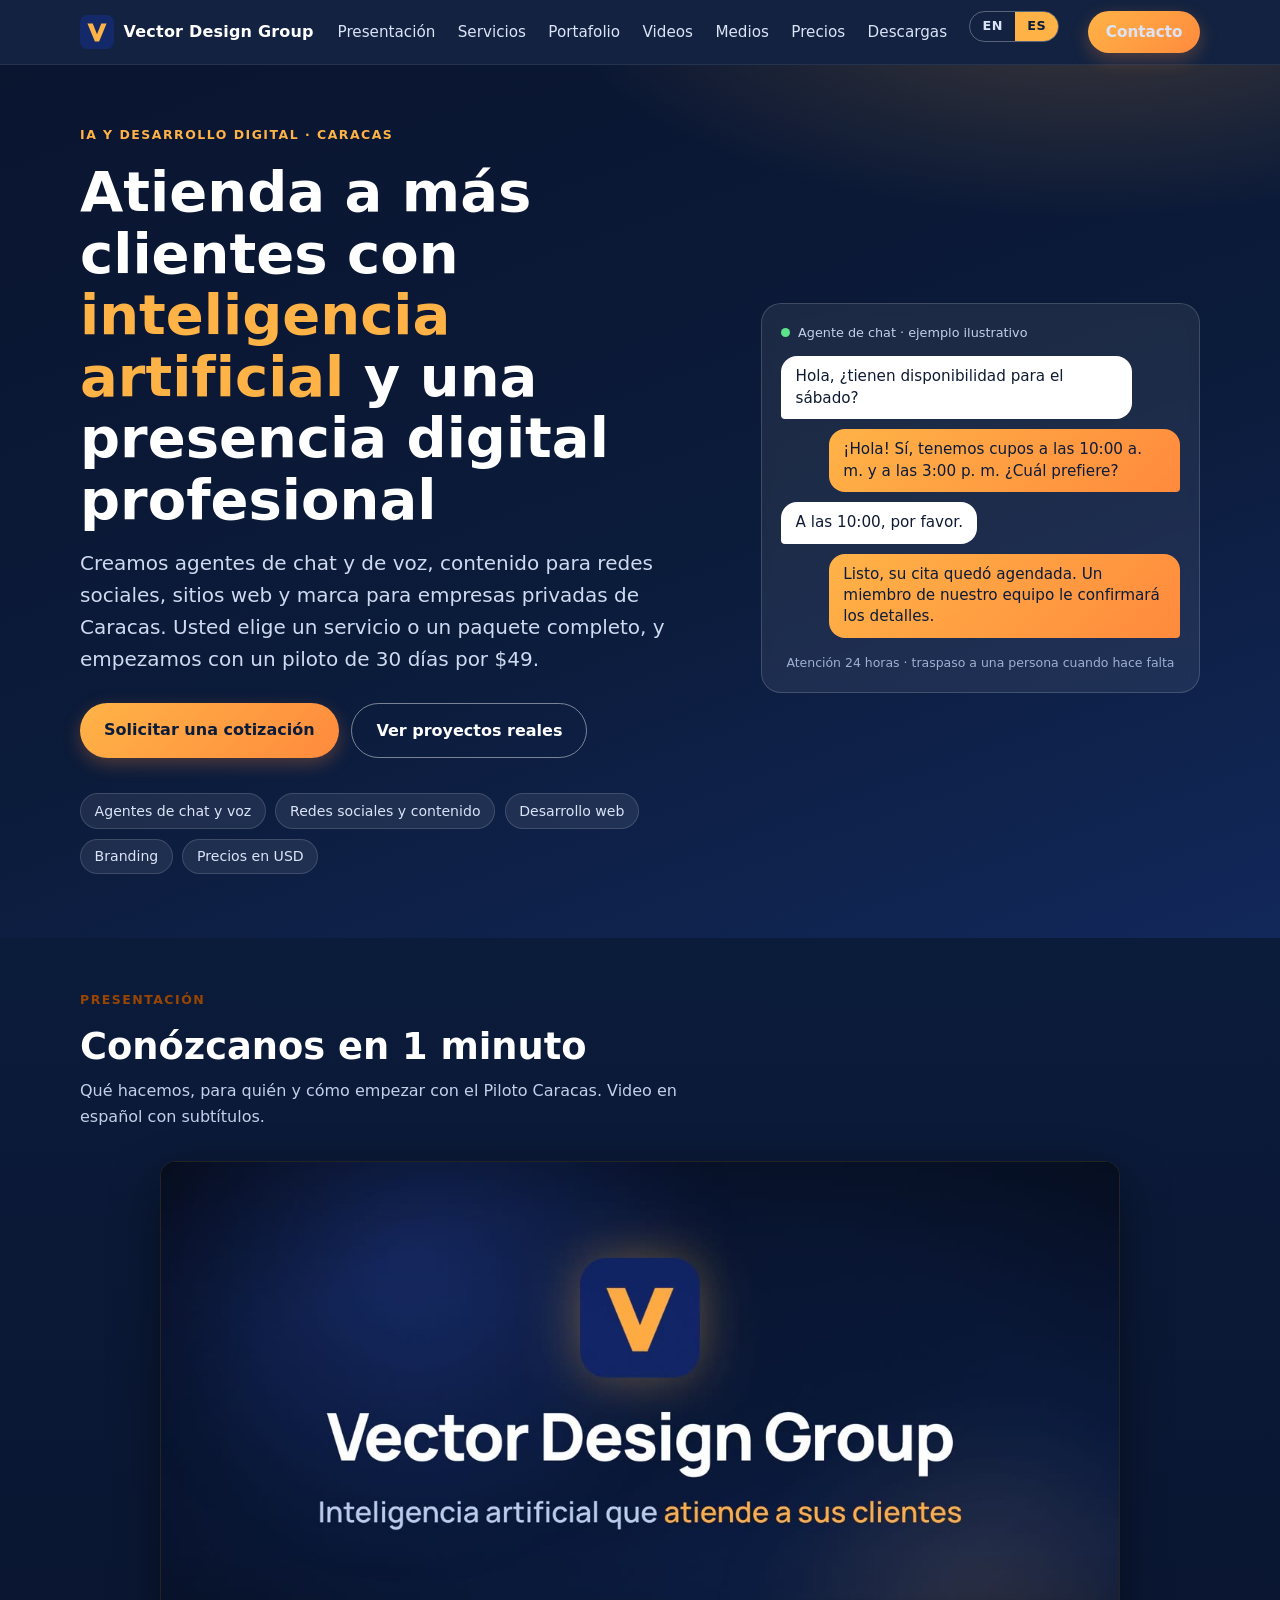
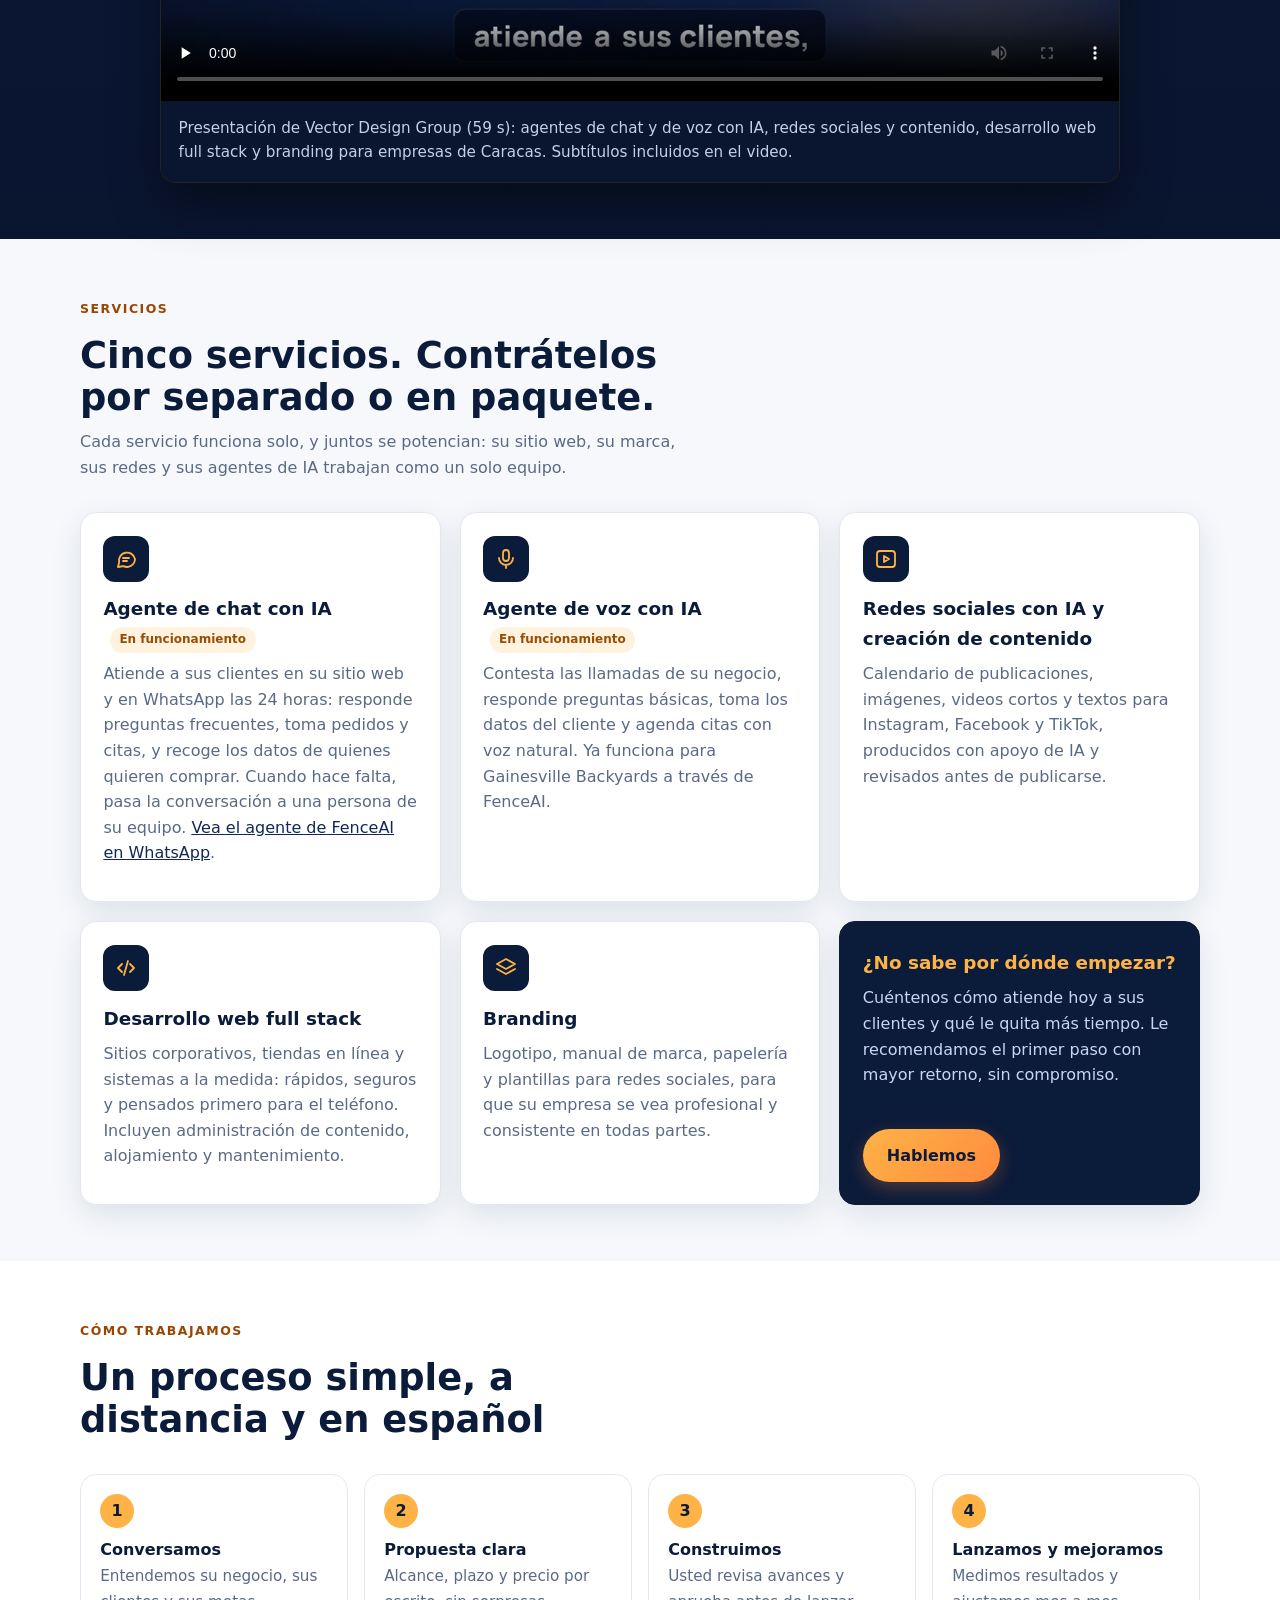
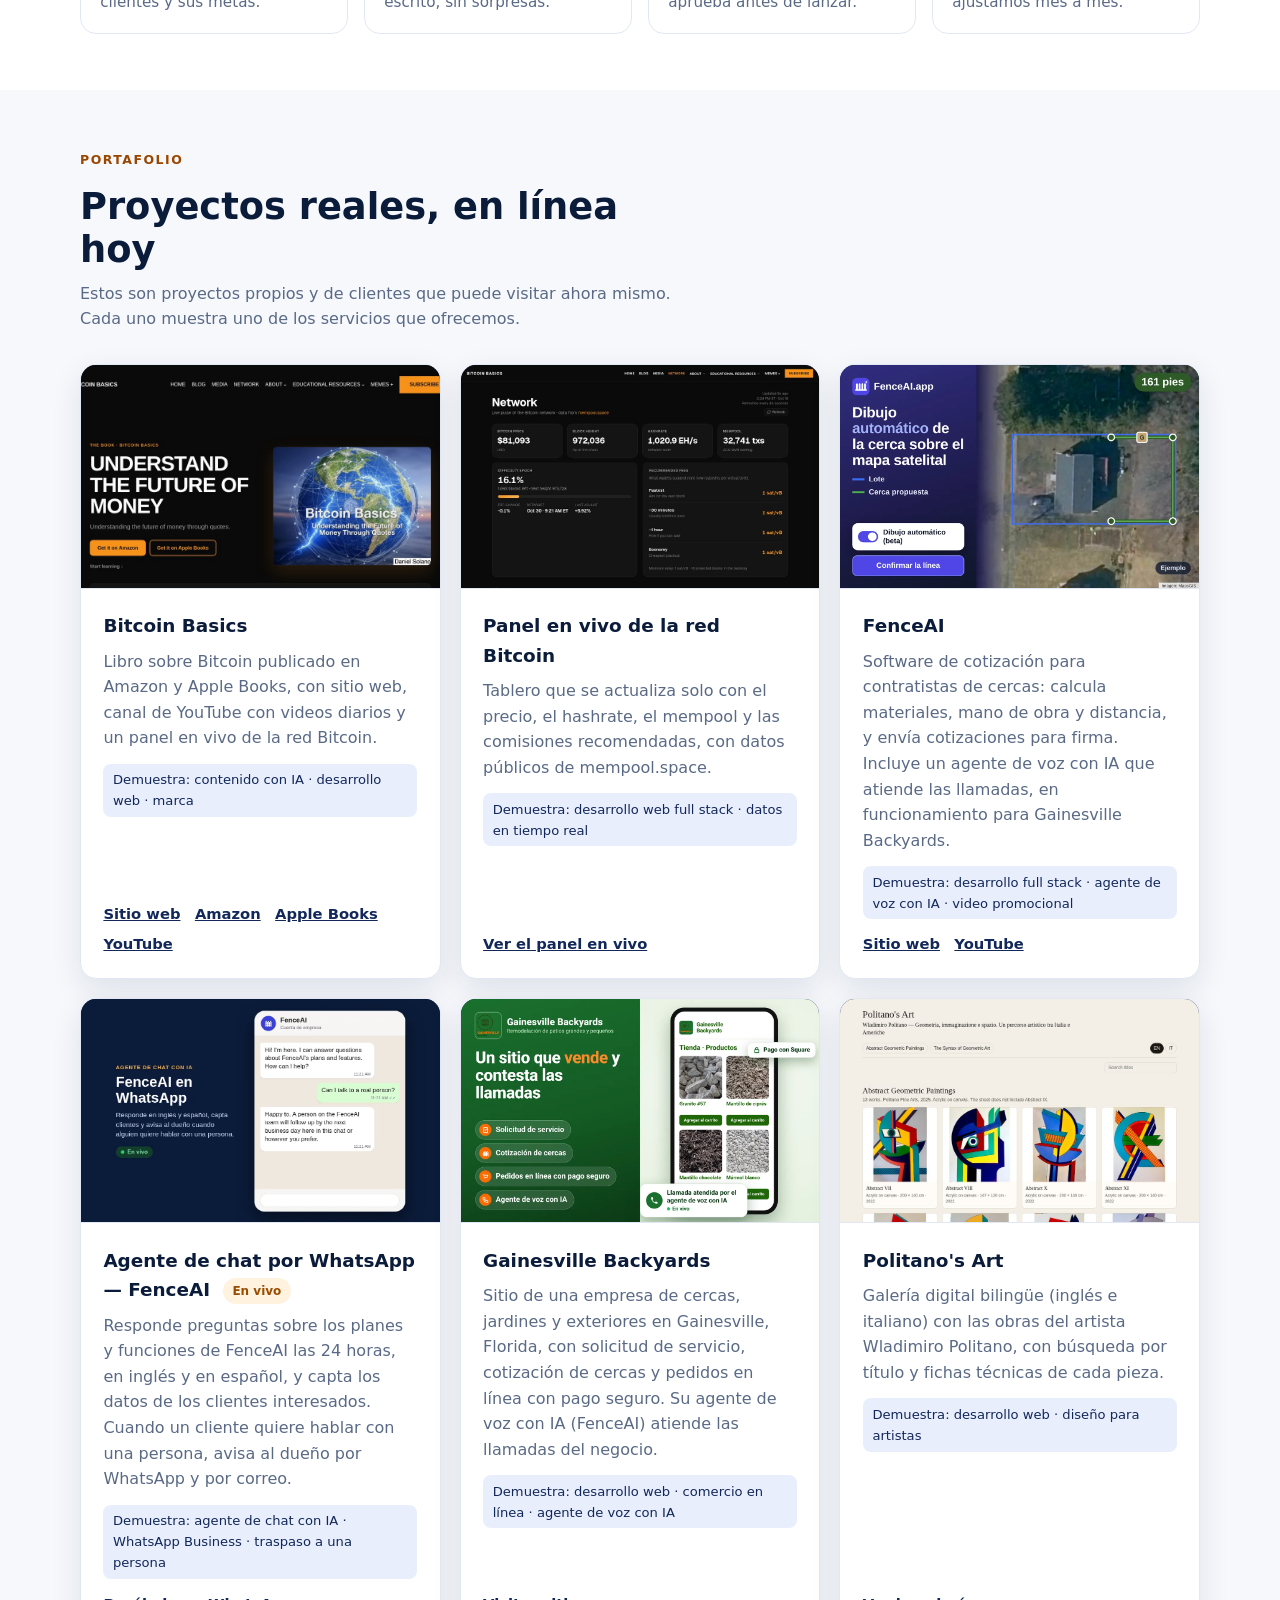
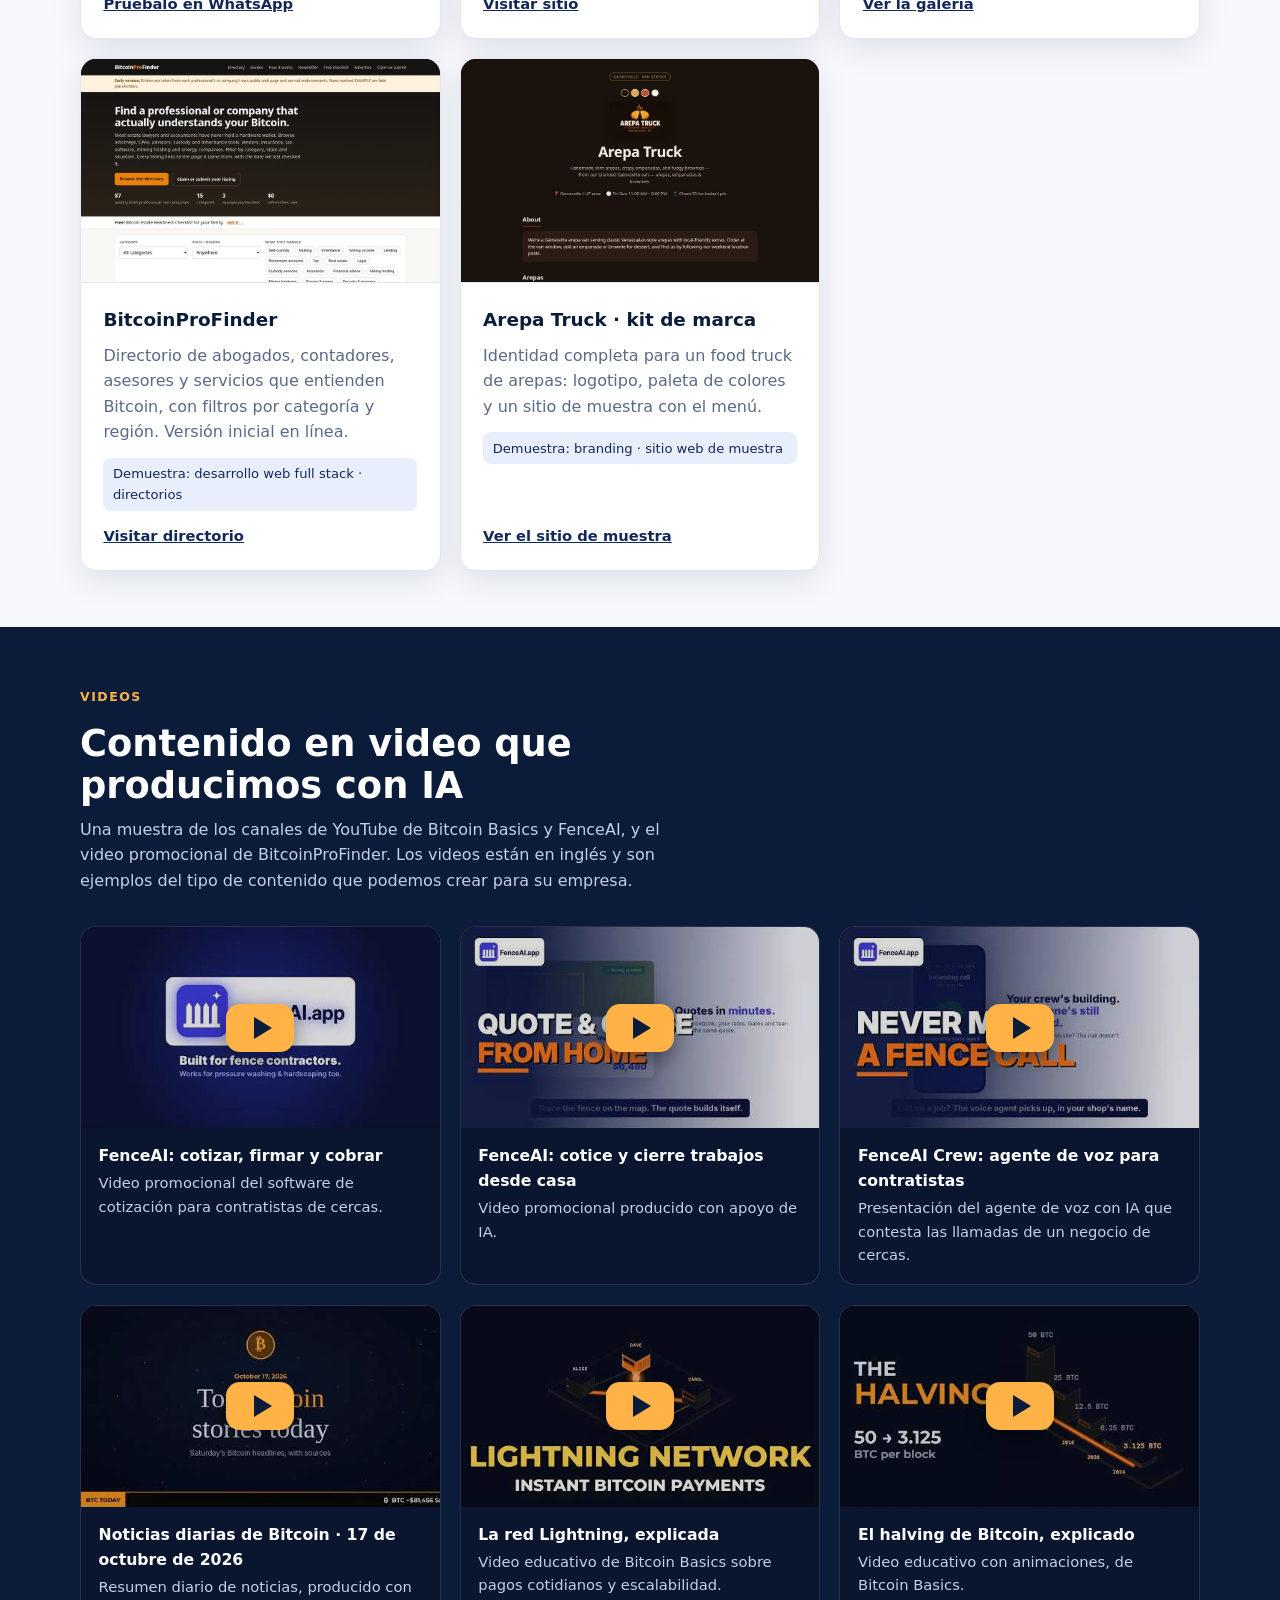
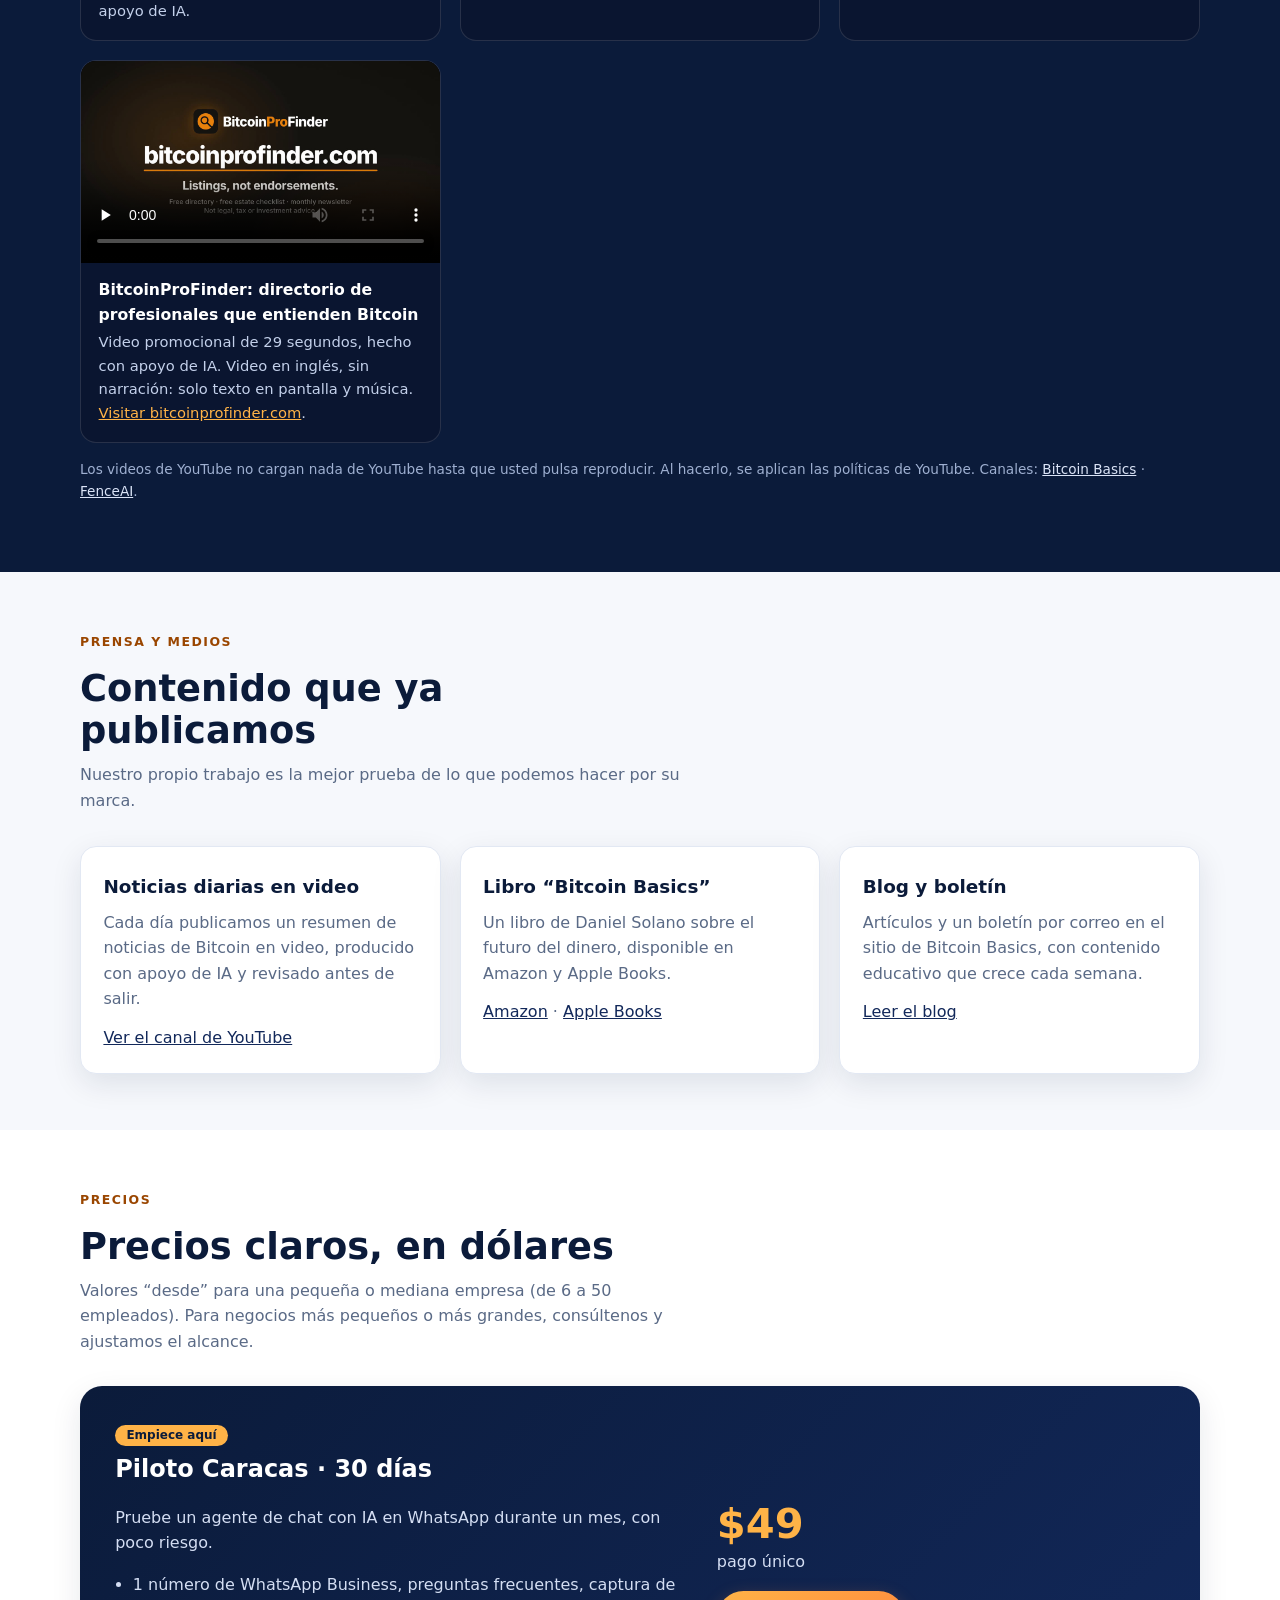
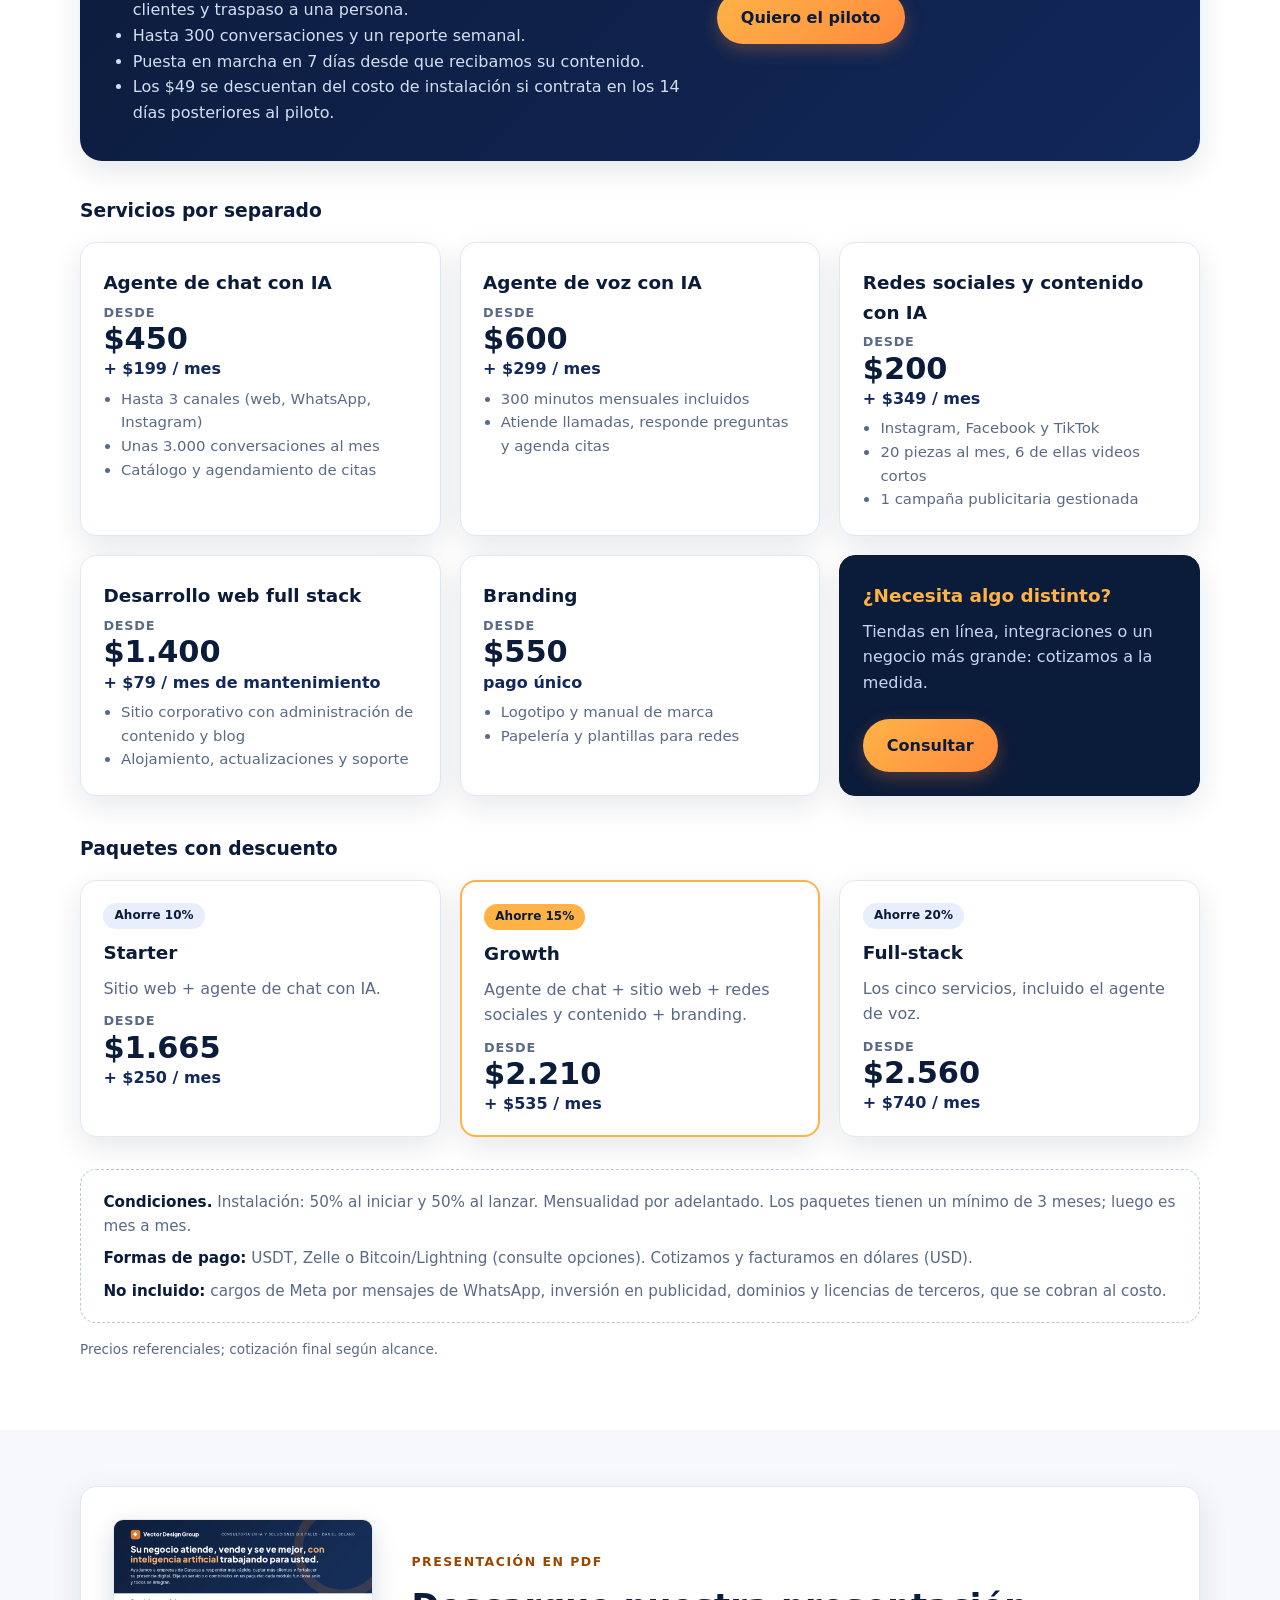
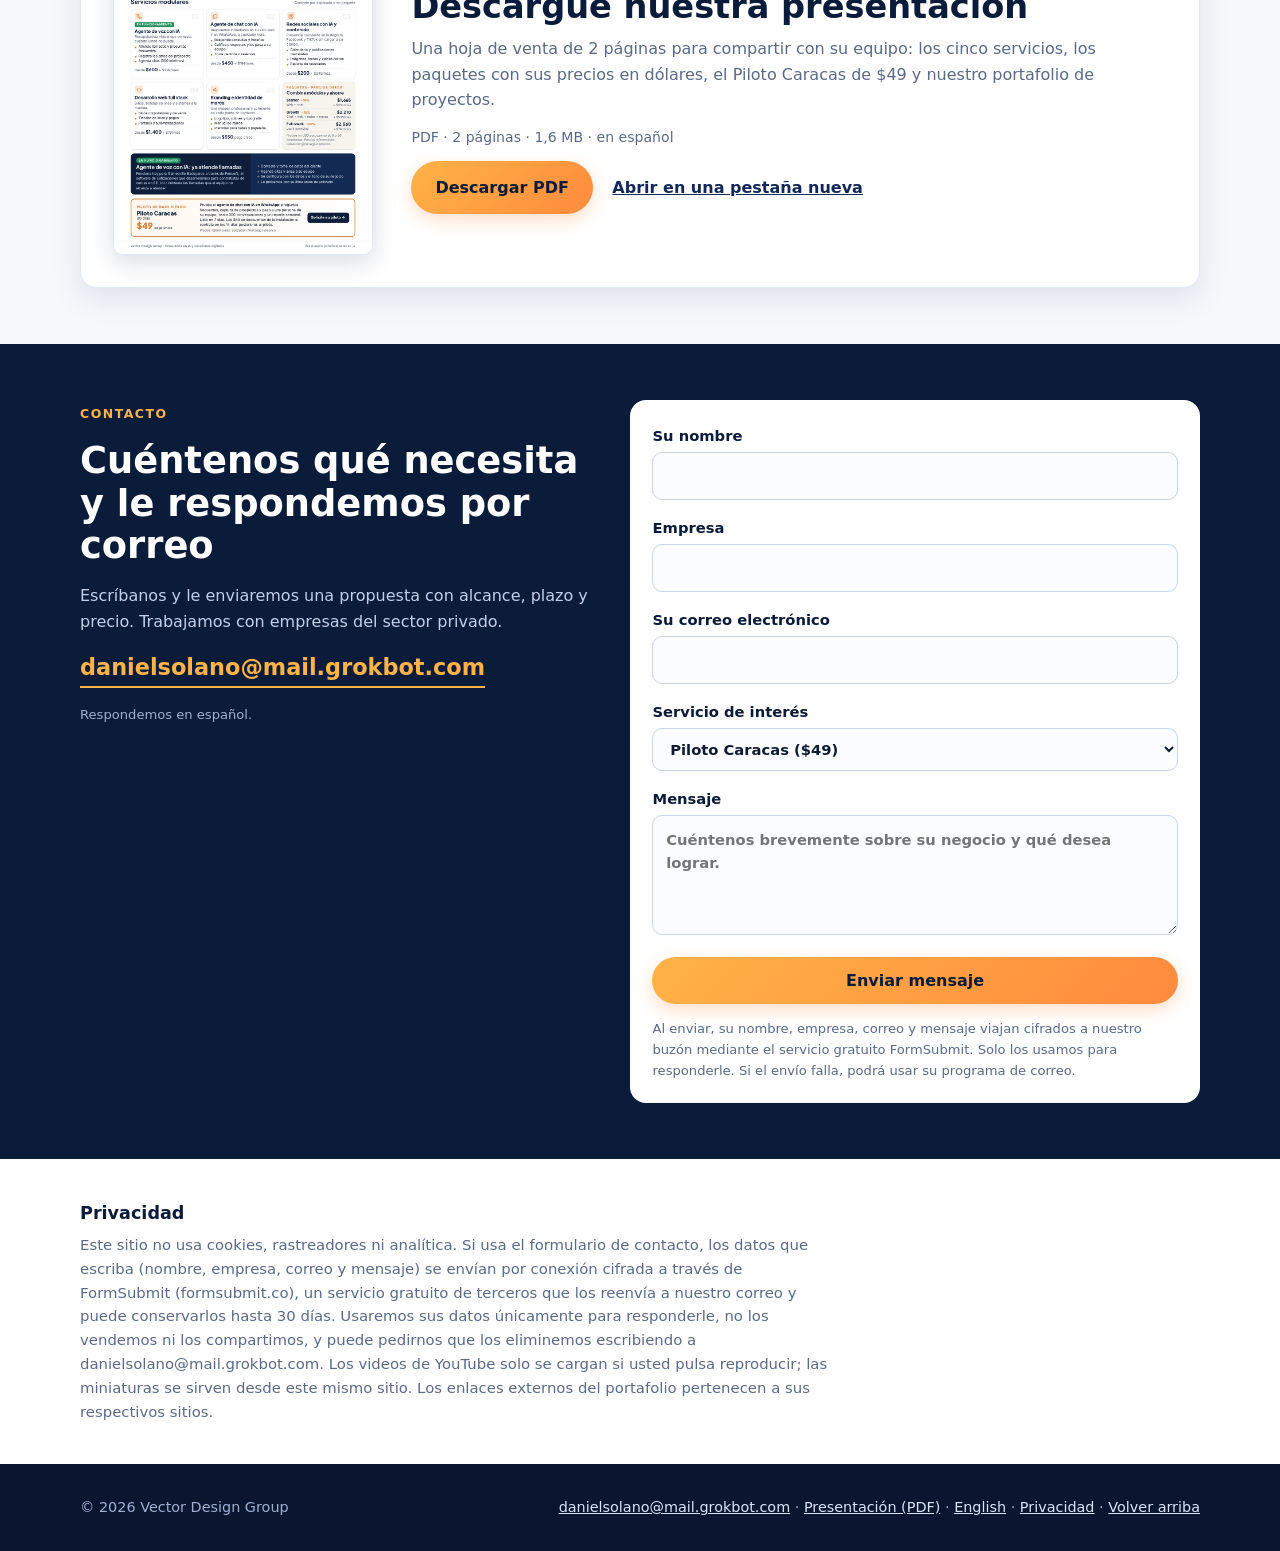
<file: index.html>
<!doctype html>
<html lang="es">
<head>
<meta charset="utf-8">
<meta name="viewport" content="width=device-width,initial-scale=1">
<!-- ============================================================
  NOMBRE DE LA MARCA (cámbielo aquí):
  1) la constante BRAND en el <script> al final de este archivo
     (actualiza encabezado, pie de página y asunto del correo), y
  2) las etiquetas <title>, og:title, og:site_name y twitter:title de este <head>
     (búsqueda y reemplazo de "Vector Design Group" en index.html).
  La imagen assets/og.png también lleva el nombre (se genera desde assets/og.html).
============================================================ -->
<title>Vector Design Group · IA y desarrollo digital para empresas de Caracas</title>
<meta name="description" content="Agentes de chat y de voz con IA, redes sociales y contenido, desarrollo web full stack y branding para empresas de Caracas. Precios en USD, desde un piloto de 30 días por $49.">
<link rel="canonical" href="https://vectordesigngroup.github.io/consultoria-ia-es/">
<link rel="alternate" hreflang="es" href="https://vectordesigngroup.github.io/consultoria-ia-es/">
<link rel="alternate" hreflang="en" href="https://vectordesigngroup.github.io/consultoria-ia-es/en/">
<meta name="theme-color" content="#0b1b3a">
<link rel="icon" href="assets/favicon.svg" type="image/svg+xml">
<link rel="icon" href="assets/favicon.png" type="image/png" sizes="64x64">
<link rel="apple-touch-icon" href="assets/favicon.png">
<meta property="og:type" content="website">
<meta property="og:locale" content="es_VE">
<meta property="og:site_name" content="Vector Design Group">
<meta property="og:title" content="Vector Design Group · IA y desarrollo digital para empresas de Caracas">
<meta property="og:description" content="Agentes de chat y voz con IA, contenido para redes, desarrollo web y branding. Piloto de 30 días por $49.">
<meta property="og:url" content="https://vectordesigngroup.github.io/consultoria-ia-es/">
<meta property="og:image" content="https://vectordesigngroup.github.io/consultoria-ia-es/assets/og.png">
<meta property="og:image:width" content="1200">
<meta property="og:image:height" content="630">
<meta property="og:image:alt" content="Vector Design Group: IA y desarrollo digital para empresas de Caracas">
<meta name="twitter:card" content="summary_large_image">
<meta name="twitter:title" content="Vector Design Group · IA y desarrollo digital para empresas de Caracas">
<meta name="twitter:description" content="Agentes de chat y voz con IA, contenido para redes, desarrollo web y branding.">
<meta name="twitter:image" content="https://vectordesigngroup.github.io/consultoria-ia-es/assets/og.png">
<link rel="stylesheet" href="assets/styles.css">
<script type="application/ld+json">
{"@context":"https://schema.org","@type":"ProfessionalService","name":"Vector Design Group","url":"https://vectordesigngroup.github.io/consultoria-ia-es/","email":"danielsolano@mail.grokbot.com","description":"Agentes de chat y voz con IA, redes sociales y contenido, desarrollo web full stack y branding para empresas de Caracas.","areaServed":"Caracas, Venezuela","inLanguage":"es"}
</script>
</head>
<body>
<a class="skip" href="#contenido">Saltar al contenido</a>

<header class="site-header">
  <div class="wrap bar">
    <a class="brand" href="#inicio">
      <svg viewBox="0 0 64 64" aria-hidden="true"><rect width="64" height="64" rx="14" fill="#13296a"/><path d="M14 16h10l8 20 8-20h10L36 50h-8z" fill="#ffb347"/></svg>
      <span data-brand>Vector Design Group</span>
    </a>
    <button class="nav-toggle" aria-expanded="false" aria-controls="nav">Menú</button>
    <nav class="nav" id="nav" aria-label="Principal">
      <a href="#presentacion">Presentación</a>
      <a href="#servicios">Servicios</a>
      <a href="#portafolio">Portafolio</a>
      <a href="#videos">Videos</a>
      <a href="#medios">Medios</a>
      <a href="#precios">Precios</a>
      <a href="#descargar">Descargas</a>
      <span class="langsw" role="group" aria-label="Idioma"><a href="en/" lang="en" hreflang="en">EN</a><a href="./" lang="es" hreflang="es" aria-current="true">ES</a></span>
      <a class="btn" href="#contacto">Contacto</a>
    </nav>
  </div>
</header>

<main id="contenido">
<section class="hero" id="inicio">
  <div class="wrap hero-grid">
   <div>
    <span class="eyebrow">IA y desarrollo digital · Caracas</span>
    <h1>Atienda a más clientes con <em>inteligencia artificial</em> y una presencia digital profesional</h1>
    <p class="lead">Creamos agentes de chat y de voz, contenido para redes sociales, sitios web y marca para empresas privadas de Caracas. Usted elige un servicio o un paquete completo, y empezamos con un piloto de 30 días por $49.</p>
    <div class="cta">
      <a class="btn" href="#contacto">Solicitar una cotización</a>
      <a class="btn ghost" href="#portafolio">Ver proyectos reales</a>
    </div>
    <ul class="chips" aria-label="Qué ofrecemos">
      <li>Agentes de chat y voz</li><li>Redes sociales y contenido</li><li>Desarrollo web</li><li>Branding</li><li>Precios en USD</li>
    </ul>
   </div>
   <aside class="mock" aria-label="Ejemplo ilustrativo de una conversación con un agente de chat">
    <div class="mock-top"><span class="dot"></span> Agente de chat · ejemplo ilustrativo</div>
    <p class="msg in">Hola, ¿tienen disponibilidad para el sábado?</p>
    <p class="msg out">¡Hola! Sí, tenemos cupos a las 10:00 a. m. y a las 3:00 p. m. ¿Cuál prefiere?</p>
    <p class="msg in">A las 10:00, por favor.</p>
    <p class="msg out">Listo, su cita quedó agendada. Un miembro de nuestro equipo le confirmará los detalles.</p>
    <p class="mock-foot">Atención 24 horas · traspaso a una persona cuando hace falta</p>
   </aside>
  </div>
</section>

<section class="promo" id="presentacion">
  <div class="wrap">
    <div class="sec-head">
      <span class="eyebrow">Presentación</span>
      <h2>Conózcanos en 1 minuto</h2>
      <p>Qué hacemos, para quién y cómo empezar con el Piloto Caracas. Video en español con subtítulos.</p>
    </div>
    <figure class="player">
      <video controls preload="none" playsinline poster="assets/promo-es-poster.jpg" width="1920" height="1080" aria-describedby="promo-desc">
        <source src="assets/promo-es-16x9.mp4" type="video/mp4">
        Su navegador no puede reproducir este video. Puede <a href="assets/promo-es-16x9.mp4">descargarlo aquí</a>.
      </video>
      <figcaption id="promo-desc">Presentación de Vector Design Group (59 s): agentes de chat y de voz con IA, redes sociales y contenido, desarrollo web full stack y branding para empresas de Caracas. Subtítulos incluidos en el video.</figcaption>
    </figure>
  </div>
</section>

<section id="servicios">
  <div class="wrap">
    <div class="sec-head">
      <span class="eyebrow">Servicios</span>
      <h2>Cinco servicios. Contrátelos por separado o en paquete.</h2>
      <p>Cada servicio funciona solo, y juntos se potencian: su sitio web, su marca, sus redes y sus agentes de IA trabajan como un solo equipo.</p>
    </div>
    <div class="grid c3">
      <article class="card">
        <div class="icon"><svg viewBox="0 0 24 24" aria-hidden="true"><path d="M21 12a8 8 0 0 1-11.6 7.1L4 20l1.1-4.6A8 8 0 1 1 21 12z"/><path d="M9 11h6M9 14h4"/></svg></div>
        <h3>Agente de chat con IA <span class="tag">En funcionamiento</span></h3>
        <p>Atiende a sus clientes en su sitio web y en WhatsApp las 24 horas: responde preguntas frecuentes, toma pedidos y citas, y recoge los datos de quienes quieren comprar. Cuando hace falta, pasa la conversación a una persona de su equipo. <a href="#fenceai-whatsapp">Vea el agente de FenceAI en WhatsApp</a>.</p>
      </article>
      <article class="card">
        <div class="icon"><svg viewBox="0 0 24 24" aria-hidden="true"><rect x="9" y="3" width="6" height="11" rx="3"/><path d="M5 11a7 7 0 0 0 14 0M12 18v3"/></svg></div>
        <h3>Agente de voz con IA <span class="tag">En funcionamiento</span></h3>
        <p>Contesta las llamadas de su negocio, responde preguntas básicas, toma los datos del cliente y agenda citas con voz natural. Ya funciona para Gainesville Backyards a través de FenceAI.</p>
      </article>
      <article class="card">
        <div class="icon"><svg viewBox="0 0 24 24" aria-hidden="true"><rect x="3" y="4" width="18" height="16" rx="3"/><path d="m10 9 5 3-5 3z"/></svg></div>
        <h3>Redes sociales con IA y creación de contenido</h3>
        <p>Calendario de publicaciones, imágenes, videos cortos y textos para Instagram, Facebook y TikTok, producidos con apoyo de IA y revisados antes de publicarse.</p>
      </article>
      <article class="card">
        <div class="icon"><svg viewBox="0 0 24 24" aria-hidden="true"><path d="m8 8-4 4 4 4M16 8l4 4-4 4M14 5l-4 14"/></svg></div>
        <h3>Desarrollo web full stack</h3>
        <p>Sitios corporativos, tiendas en línea y sistemas a la medida: rápidos, seguros y pensados primero para el teléfono. Incluyen administración de contenido, alojamiento y mantenimiento.</p>
      </article>
      <article class="card">
        <div class="icon"><svg viewBox="0 0 24 24" aria-hidden="true"><path d="M12 3 3 8l9 5 9-5z"/><path d="m3 13 9 5 9-5"/></svg></div>
        <h3>Branding</h3>
        <p>Logotipo, manual de marca, papelería y plantillas para redes sociales, para que su empresa se vea profesional y consistente en todas partes.</p>
      </article>
      <article class="card" style="background:var(--navy);color:#fff;border-color:var(--navy)">
        <h3 style="color:var(--accent)">¿No sabe por dónde empezar?</h3>
        <p style="color:#c9d6f0">Cuéntenos cómo atiende hoy a sus clientes y qué le quita más tiempo. Le recomendamos el primer paso con mayor retorno, sin compromiso.</p>
        <a class="btn" href="#contacto" style="margin-top:auto;align-self:flex-start">Hablemos</a>
      </article>
    </div>
  </div>
</section>

<section class="alt" id="como-trabajamos">
  <div class="wrap">
    <div class="sec-head">
      <span class="eyebrow">Cómo trabajamos</span>
      <h2>Un proceso simple, a distancia y en español</h2>
    </div>
    <ol class="steps">
      <li><strong>Conversamos</strong><span>Entendemos su negocio, sus clientes y sus metas.</span></li>
      <li><strong>Propuesta clara</strong><span>Alcance, plazo y precio por escrito, sin sorpresas.</span></li>
      <li><strong>Construimos</strong><span>Usted revisa avances y aprueba antes de lanzar.</span></li>
      <li><strong>Lanzamos y mejoramos</strong><span>Medimos resultados y ajustamos mes a mes.</span></li>
    </ol>
  </div>
</section>

<section id="portafolio">
  <div class="wrap">
    <div class="sec-head">
      <span class="eyebrow">Portafolio</span>
      <h2>Proyectos reales, en línea hoy</h2>
      <p>Estos son proyectos propios y de clientes que puede visitar ahora mismo. Cada uno muestra uno de los servicios que ofrecemos.</p>
    </div>
    <div class="grid c3">
      <article class="card proj">
        <img src="assets/img/bitcoinbasics.jpg" width="1000" height="562" loading="lazy" alt="Página principal del sitio Bitcoin Basics con la portada del libro">
        <div class="body">
          <h3>Bitcoin Basics</h3>
          <p>Libro sobre Bitcoin publicado en Amazon y Apple Books, con sitio web, canal de YouTube con videos diarios y un panel en vivo de la red Bitcoin.</p>
          <div class="demo">Demuestra: contenido con IA · desarrollo web · marca</div>
          <div class="links">
            <a href="https://bitcoinbasicsbook.com" target="_blank" rel="noopener">Sitio web</a>
            <a href="https://www.amazon.com/dp/B0DXBVWNL7" target="_blank" rel="noopener">Amazon</a>
            <a href="https://books.apple.com/us/book/id6747541944" target="_blank" rel="noopener">Apple Books</a>
            <a href="https://www.youtube.com/@bitcoinbasics-book" target="_blank" rel="noopener">YouTube</a>
          </div>
        </div>
      </article>
      <article class="card proj">
        <img src="assets/img/network.jpg" width="1000" height="625" loading="lazy" alt="Panel en vivo de la red Bitcoin con precio, altura de bloque, hashrate y comisiones">
        <div class="body">
          <h3>Panel en vivo de la red Bitcoin</h3>
          <p>Tablero que se actualiza solo con el precio, el hashrate, el mempool y las comisiones recomendadas, con datos públicos de mempool.space.</p>
          <div class="demo">Demuestra: desarrollo web full stack · datos en tiempo real</div>
          <div class="links"><a href="https://bitcoin-basics-network.vercel.app" target="_blank" rel="noopener">Ver el panel en vivo</a></div>
        </div>
      </article>
      <article class="card proj">
        <img src="assets/img/fenceai-mapa-satelital.webp" width="1200" height="750" loading="lazy" decoding="async" alt="Ejemplo del dibujo automático de FenceAI sobre una imagen aérea de una casa: el contorno del lote en azul y la cerca propuesta en verde alrededor del patio trasero, con un portón marcado y el largo total de 161 pies. A un lado, el interruptor de dibujo automático (beta) y el botón Confirmar la línea">
        <div class="body">
          <h3>FenceAI</h3>
          <p>Software de cotización para contratistas de cercas: calcula materiales, mano de obra y distancia, y envía cotizaciones para firma. Incluye un agente de voz con IA que atiende las llamadas, en funcionamiento para Gainesville Backyards.</p>
          <div class="demo">Demuestra: desarrollo full stack · agente de voz con IA · video promocional</div>
          <div class="links">
            <a href="https://fenceai.app" target="_blank" rel="noopener">Sitio web</a>
            <a href="https://www.youtube.com/@FenceAI" target="_blank" rel="noopener">YouTube</a>
          </div>
        </div>
      </article>
      <article class="card proj" id="fenceai-whatsapp">
        <img src="assets/img/fenceai-whatsapp.webp" width="1000" height="625" loading="lazy" decoding="async" alt="Conversación de WhatsApp con el agente de FenceAI: saluda, ofrece responder preguntas sobre planes y funciones, y cuando el cliente pide hablar con una persona confirma que alguien del equipo le dará seguimiento">
        <div class="body">
          <h3>Agente de chat por WhatsApp — FenceAI <span class="tag">En vivo</span></h3>
          <p>Responde preguntas sobre los planes y funciones de FenceAI las 24 horas, en inglés y en español, y capta los datos de los clientes interesados. Cuando un cliente quiere hablar con una persona, avisa al dueño por WhatsApp y por correo.</p>
          <div class="demo">Demuestra: agente de chat con IA · WhatsApp Business · traspaso a una persona</div>
          <div class="links"><a href="https://wa.me/16202998684?text=Hola%20FenceAI" target="_blank" rel="noopener">Pruébalo en WhatsApp</a></div>
        </div>
      </article>
      <article class="card proj">
        <img src="assets/img/gbackyards-tienda.webp" width="1200" height="750" loading="lazy" decoding="async" alt="Gainesville Backyards: un sitio que vende y contesta las llamadas. Un teléfono muestra la tienda en línea con granito, mantillo de ciprés, mantillo chocolate y mármol blanco, cada uno con su botón para agregar al carrito, junto a los avisos de pago con Square y de una llamada atendida por el agente de voz con IA. Al lado: solicitud de servicio, cotización de cercas, pedidos en línea con pago seguro y agente de voz con IA">
        <div class="body">
          <h3>Gainesville Backyards</h3>
          <p>Sitio de una empresa de cercas, jardines y exteriores en Gainesville, Florida, con solicitud de servicio, cotización de cercas y pedidos en línea con pago seguro. Su agente de voz con IA (FenceAI) atiende las llamadas del negocio.</p>
          <div class="demo">Demuestra: desarrollo web · comercio en línea · agente de voz con IA</div>
          <div class="links"><a href="https://gainesvillebackyards.com" target="_blank" rel="noopener">Visitar sitio</a></div>
        </div>
      </article>
      <article class="card proj">
        <img src="assets/img/politano.jpg" width="1000" height="625" loading="lazy" alt="Galería en línea de Politano's Art con pinturas geométricas abstractas">
        <div class="body">
          <h3>Politano's Art</h3>
          <p>Galería digital bilingüe (inglés e italiano) con las obras del artista Wladimiro Politano, con búsqueda por título y fichas técnicas de cada pieza.</p>
          <div class="demo">Demuestra: desarrollo web · diseño para artistas</div>
          <div class="links"><a href="https://vectordesigngroup.github.io/politano-art/" target="_blank" rel="noopener">Ver la galería</a></div>
        </div>
      </article>
      <article class="card proj">
        <img src="assets/img/bpf.jpg" width="1000" height="625" loading="lazy" alt="Directorio BitcoinProFinder con filtros por categoría y estado">
        <div class="body">
          <h3>BitcoinProFinder</h3>
          <p>Directorio de abogados, contadores, asesores y servicios que entienden Bitcoin, con filtros por categoría y región. Versión inicial en línea.</p>
          <div class="demo">Demuestra: desarrollo web full stack · directorios</div>
          <div class="links"><a href="https://bitcoinprofinder.com" target="_blank" rel="noopener">Visitar directorio</a></div>
        </div>
      </article>
      <article class="card proj">
        <img src="assets/img/arepa.jpg" width="1000" height="625" loading="lazy" alt="Sitio de muestra de Arepa Truck con logotipo y paleta de colores">
        <div class="body">
          <h3>Arepa Truck · kit de marca</h3>
          <p>Identidad completa para un food truck de arepas: logotipo, paleta de colores y un sitio de muestra con el menú.</p>
          <div class="demo">Demuestra: branding · sitio web de muestra</div>
          <div class="links"><a href="https://vectordesigngroup.github.io/arepa-truck-gnv/" target="_blank" rel="noopener">Ver el sitio de muestra</a></div>
        </div>
      </article>
    </div>
  </div>
</section>

<section class="dark-sec" id="videos">
  <div class="wrap">
    <div class="sec-head">
      <span class="eyebrow">Videos</span>
      <h2>Contenido en video que producimos con IA</h2>
      <p>Una muestra de los canales de YouTube de Bitcoin Basics y FenceAI, y el video promocional de BitcoinProFinder. Los videos están en inglés y son ejemplos del tipo de contenido que podemos crear para su empresa.</p>
    </div>
    <div class="grid c3">
      <figure class="video">
        <button class="yt" type="button" data-yt="Sfcc4AHfA6c" data-title="FenceAI: cotizar, firmar y cobrar" aria-label="Reproducir video: FenceAI, cotizar, firmar y cobrar">
          <img src="assets/thumbs/Sfcc4AHfA6c.jpg" width="480" height="360" loading="lazy" alt="Miniatura del video promocional de FenceAI"><span class="play"></span></button>
        <figcaption><strong>FenceAI: cotizar, firmar y cobrar</strong>Video promocional del software de cotización para contratistas de cercas.</figcaption>
      </figure>
      <figure class="video">
        <button class="yt" type="button" data-yt="bp-xf2aE8tk" data-title="FenceAI: cierre trabajos desde casa" aria-label="Reproducir video: FenceAI, cierre trabajos desde casa">
          <img src="assets/thumbs/bp-xf2aE8tk.jpg" width="480" height="360" loading="lazy" alt="Miniatura del video de FenceAI sobre cotizar desde casa"><span class="play"></span></button>
        <figcaption><strong>FenceAI: cotice y cierre trabajos desde casa</strong>Video promocional producido con apoyo de IA.</figcaption>
      </figure>
      <figure class="video">
        <button class="yt" type="button" data-yt="46qOiFohtXw" data-title="FenceAI Crew: agente de voz para contratistas" aria-label="Reproducir video: FenceAI Crew, agente de voz para contratistas">
          <img src="assets/thumbs/46qOiFohtXw.jpg" width="480" height="360" loading="lazy" alt="Miniatura del video sobre el agente de voz de FenceAI Crew"><span class="play"></span></button>
        <figcaption><strong>FenceAI Crew: agente de voz para contratistas</strong>Presentación del agente de voz con IA que contesta las llamadas de un negocio de cercas.</figcaption>
      </figure>
      <figure class="video">
        <button class="yt" type="button" data-yt="Y1odNfeomoY" data-title="Noticias diarias de Bitcoin, 17 de octubre de 2026" aria-label="Reproducir video: noticias diarias de Bitcoin del 17 de octubre de 2026">
          <img src="assets/thumbs/Y1odNfeomoY.jpg" width="480" height="360" loading="lazy" alt="Miniatura del video diario de noticias de Bitcoin"><span class="play"></span></button>
        <figcaption><strong>Noticias diarias de Bitcoin · 17 de octubre de 2026</strong>Resumen diario de noticias, producido con apoyo de IA.</figcaption>
      </figure>
      <figure class="video">
        <button class="yt" type="button" data-yt="lJUx8ec4j5s" data-title="La red Lightning explicada" aria-label="Reproducir video: la red Lightning explicada">
          <img src="assets/thumbs/lJUx8ec4j5s.jpg" width="480" height="360" loading="lazy" alt="Miniatura del video explicativo sobre la red Lightning"><span class="play"></span></button>
        <figcaption><strong>La red Lightning, explicada</strong>Video educativo de Bitcoin Basics sobre pagos cotidianos y escalabilidad.</figcaption>
      </figure>
      <figure class="video">
        <button class="yt" type="button" data-yt="b91aWRm0B8I" data-title="El halving de Bitcoin explicado" aria-label="Reproducir video: el halving de Bitcoin explicado">
          <img src="assets/thumbs/b91aWRm0B8I.jpg" width="480" height="360" loading="lazy" alt="Miniatura del video explicativo sobre el halving de Bitcoin"><span class="play"></span></button>
        <figcaption><strong>El halving de Bitcoin, explicado</strong>Video educativo con animaciones, de Bitcoin Basics.</figcaption>
      </figure>
      <figure class="video">
        <video controls preload="none" playsinline poster="assets/bitcoinprofinder-poster.jpg" width="1280" height="720" aria-label="Video promocional de BitcoinProFinder (en inglés, sin narración)">
          <source src="assets/bitcoinprofinder-promo.mp4" type="video/mp4">
        </video>
        <figcaption><strong>BitcoinProFinder: directorio de profesionales que entienden Bitcoin</strong>Video promocional de 29 segundos, hecho con apoyo de IA. Video en inglés, sin narración: solo texto en pantalla y música. <a href="https://bitcoinprofinder.com" target="_blank" rel="noopener" style="color:#ffb347">Visitar bitcoinprofinder.com</a>.</figcaption>
      </figure>
    </div>
    <p class="note">Los videos de YouTube no cargan nada de YouTube hasta que usted pulsa reproducir. Al hacerlo, se aplican las políticas de YouTube.
      Canales: <a href="https://www.youtube.com/@bitcoinbasics-book" target="_blank" rel="noopener" style="color:#dbe4f7">Bitcoin Basics</a> · <a href="https://www.youtube.com/@FenceAI" target="_blank" rel="noopener" style="color:#dbe4f7">FenceAI</a>.</p>
  </div>
</section>

<section id="medios">
  <div class="wrap">
    <div class="sec-head">
      <span class="eyebrow">Prensa y medios</span>
      <h2>Contenido que ya publicamos</h2>
      <p>Nuestro propio trabajo es la mejor prueba de lo que podemos hacer por su marca.</p>
    </div>
    <div class="grid c3">
      <article class="card">
        <h3>Noticias diarias en video</h3>
        <p>Cada día publicamos un resumen de noticias de Bitcoin en video, producido con apoyo de IA y revisado antes de salir.</p>
        <a href="https://www.youtube.com/@bitcoinbasics-book" target="_blank" rel="noopener">Ver el canal de YouTube</a>
      </article>
      <article class="card">
        <h3>Libro “Bitcoin Basics”</h3>
        <p>Un libro de Daniel Solano sobre el futuro del dinero, disponible en Amazon y Apple Books.</p>
        <p><a href="https://www.amazon.com/dp/B0DXBVWNL7" target="_blank" rel="noopener">Amazon</a> · <a href="https://books.apple.com/us/book/id6747541944" target="_blank" rel="noopener">Apple Books</a></p>
      </article>
      <article class="card">
        <h3>Blog y boletín</h3>
        <p>Artículos y un boletín por correo en el sitio de Bitcoin Basics, con contenido educativo que crece cada semana.</p>
        <a href="https://bitcoinbasicsbook.com/blog/" target="_blank" rel="noopener">Leer el blog</a>
      </article>
    </div>
  </div>
</section>

<section class="alt" id="precios">
  <div class="wrap">
    <div class="sec-head">
      <span class="eyebrow">Precios</span>
      <h2>Precios claros, en dólares</h2>
      <p>Valores “desde” para una pequeña o mediana empresa (de 6 a 50 empleados). Para negocios más pequeños o más grandes, consúltenos y ajustamos el alcance.</p>
    </div>

    <div class="pilot">
      <div>
        <span class="badge">Empiece aquí</span>
        <h3>Piloto Caracas · 30 días</h3>
        <p>Pruebe un agente de chat con IA en WhatsApp durante un mes, con poco riesgo.</p>
        <ul>
          <li>1 número de WhatsApp Business, preguntas frecuentes, captura de clientes y traspaso a una persona.</li>
          <li>Hasta 300 conversaciones y un reporte semanal.</li>
          <li>Puesta en marcha en 7 días desde que recibamos su contenido.</li>
          <li>Los $49 se descuentan del costo de instalación si contrata en los 14 días posteriores al piloto.</li>
        </ul>
      </div>
      <div>
        <div class="big">$49</div>
        <p style="margin:.3rem 0 1rem">pago único</p>
        <a class="btn" href="#contacto" data-interest="Piloto Caracas ($49)">Quiero el piloto</a>
      </div>
    </div>

    <h3 style="color:var(--navy);margin:2.2rem 0 1rem">Servicios por separado</h3>
    <div class="grid c3">
      <article class="card"><h3>Agente de chat con IA</h3><div class="price"><small>desde</small>$450<span class="mo">+ $199 / mes</span></div><ul><li>Hasta 3 canales (web, WhatsApp, Instagram)</li><li>Unas 3.000 conversaciones al mes</li><li>Catálogo y agendamiento de citas</li></ul></article>
      <article class="card"><h3>Agente de voz con IA</h3><div class="price"><small>desde</small>$600<span class="mo">+ $299 / mes</span></div><ul><li>300 minutos mensuales incluidos</li><li>Atiende llamadas, responde preguntas y agenda citas</li></ul></article>
      <article class="card"><h3>Redes sociales y contenido con IA</h3><div class="price"><small>desde</small>$200<span class="mo">+ $349 / mes</span></div><ul><li>Instagram, Facebook y TikTok</li><li>20 piezas al mes, 6 de ellas videos cortos</li><li>1 campaña publicitaria gestionada</li></ul></article>
      <article class="card"><h3>Desarrollo web full stack</h3><div class="price"><small>desde</small>$1.400<span class="mo">+ $79 / mes de mantenimiento</span></div><ul><li>Sitio corporativo con administración de contenido y blog</li><li>Alojamiento, actualizaciones y soporte</li></ul></article>
      <article class="card"><h3>Branding</h3><div class="price"><small>desde</small>$550<span class="mo">pago único</span></div><ul><li>Logotipo y manual de marca</li><li>Papelería y plantillas para redes</li></ul></article>
      <article class="card" style="background:var(--navy);border-color:var(--navy);color:#fff"><h3 style="color:var(--accent)">¿Necesita algo distinto?</h3><p style="color:#c9d6f0">Tiendas en línea, integraciones o un negocio más grande: cotizamos a la medida.</p><a class="btn" href="#contacto" style="margin-top:auto;align-self:flex-start">Consultar</a></article>
    </div>

    <h3 style="color:var(--navy);margin:2.4rem 0 1rem">Paquetes con descuento</h3>
    <div class="grid c3">
      <article class="card"><span class="badge" style="background:#e8eefc;color:var(--navy)">Ahorre 10%</span><h3>Starter</h3><p>Sitio web + agente de chat con IA.</p><div class="price"><small>desde</small>$1.665<span class="mo">+ $250 / mes</span></div></article>
      <article class="card feat"><span class="badge">Ahorre 15%</span><h3>Growth</h3><p>Agente de chat + sitio web + redes sociales y contenido + branding.</p><div class="price"><small>desde</small>$2.210<span class="mo">+ $535 / mes</span></div></article>
      <article class="card"><span class="badge" style="background:#e8eefc;color:var(--navy)">Ahorre 20%</span><h3>Full-stack</h3><p>Los cinco servicios, incluido el agente de voz.</p><div class="price"><small>desde</small>$2.560<span class="mo">+ $740 / mes</span></div></article>
    </div>

    <div class="terms" style="margin-top:2rem">
      <p style="margin:0 0 .5rem"><strong>Condiciones.</strong> Instalación: 50% al iniciar y 50% al lanzar. Mensualidad por adelantado. Los paquetes tienen un mínimo de 3 meses; luego es mes a mes.</p>
      <p style="margin:0 0 .5rem"><strong>Formas de pago:</strong> USDT, Zelle o Bitcoin/Lightning (consulte opciones). Cotizamos y facturamos en dólares (USD).</p>
      <p style="margin:0"><strong>No incluido:</strong> cargos de Meta por mensajes de WhatsApp, inversión en publicidad, dominios y licencias de terceros, que se cobran al costo.</p>
    </div>
    <p class="fine">Precios referenciales; cotización final según alcance.</p>
  </div>
</section>

<section id="descargar">
  <div class="wrap">
    <div class="dl">
      <a class="dl-thumb" href="assets/Vector-Design-Group-Presentacion.pdf" target="_blank" rel="noopener" aria-label="Abrir la presentación de Vector Design Group en PDF">
        <picture>
          <source srcset="assets/presentacion-preview.webp" type="image/webp">
          <img src="assets/presentacion-preview.jpg" width="900" height="1165" loading="lazy" decoding="async" alt="Vista previa de la primera página de la presentación de Vector Design Group: servicios, paquetes y precios en dólares.">
        </picture>
      </a>
      <div class="dl-body">
        <span class="eyebrow dl-eyebrow">Presentación en PDF</span>
        <h2>Descargue nuestra presentación</h2>
        <p>Una hoja de venta de 2 páginas para compartir con su equipo: los cinco servicios, los paquetes con sus precios en dólares, el Piloto Caracas de $49 y nuestro portafolio de proyectos.</p>
        <p class="dl-meta">PDF · 2 páginas · 1,6 MB · en español</p>
        <p><a class="btn" href="assets/Vector-Design-Group-Presentacion.pdf" download="Vector-Design-Group-Presentacion.pdf">Descargar PDF</a>
        <a class="dl-alt" href="assets/Vector-Design-Group-Presentacion.pdf" target="_blank" rel="noopener">Abrir en una pestaña nueva</a></p>
      </div>
    </div>
  </div>
</section>

<section class="dark-sec" id="contacto">
  <div class="wrap contact-grid">
    <div>
      <span class="eyebrow">Contacto</span>
      <h2 style="font-size:clamp(1.6rem,4.5vw,2.3rem);line-height:1.15;margin:.2rem 0 .8rem">Cuéntenos qué necesita y le respondemos por correo</h2>
      <p style="color:#c3d0ea">Escríbanos y le enviaremos una propuesta con alcance, plazo y precio. Trabajamos con empresas del sector privado.</p>
      <p><a class="mail-big" href="mailto:danielsolano@mail.grokbot.com">danielsolano@mail.grokbot.com</a></p>
      <p class="hint" style="color:#9fb0d1">Respondemos en español.</p>
    </div>
    <form id="form" action="https://formsubmit.co/18d09dc0ce548ac0be06049774570b57" method="POST" novalidate>
      <input type="hidden" name="_subject" value="Consulta desde el sitio web de Vector Design Group">
      <input type="hidden" name="_captcha" value="false">
      <input type="hidden" name="_template" value="table">
      <input type="hidden" name="_next" value="https://vectordesigngroup.github.io/consultoria-ia-es/?enviado=1#contacto">
      <div class="hp" aria-hidden="true"><label>No llenar este campo<input type="text" name="_honey" tabindex="-1" autocomplete="off"></label></div>
      <div><label for="nombre">Su nombre<input id="nombre" name="nombre" autocomplete="name" required maxlength="100"></label></div>
      <div><label for="empresa">Empresa<input id="empresa" name="empresa" autocomplete="organization" maxlength="100"></label></div>
      <div><label for="correo">Su correo electrónico<input id="correo" name="email" type="email" autocomplete="email" required maxlength="150"></label></div>
      <div><label for="servicio">Servicio de interés
        <select id="servicio" name="servicio">
          <option>Piloto Caracas ($49)</option>
          <option>Agente de chat con IA</option>
          <option>Agente de voz con IA</option>
          <option>Redes sociales y contenido con IA</option>
          <option>Desarrollo web full stack</option>
          <option>Branding</option>
          <option>Paquete Starter</option>
          <option>Paquete Growth</option>
          <option>Paquete Full-stack</option>
          <option>No estoy seguro, necesito orientación</option>
        </select></label></div>
      <div><label for="mensaje">Mensaje<textarea id="mensaje" name="mensaje" maxlength="2000" placeholder="Cuéntenos brevemente sobre su negocio y qué desea lograr."></textarea></label></div>
      <button class="btn" type="submit" id="enviar">Enviar mensaje</button>
      <p id="form-status" class="form-status" role="status" aria-live="polite" tabindex="-1"></p>
      <p class="hint">Al enviar, su nombre, empresa, correo y mensaje viajan cifrados a nuestro buzón mediante el servicio gratuito FormSubmit. Solo los usamos para responderle. Si el envío falla, podrá usar su programa de correo.</p>
    </form>
  </div>
</section>

<section class="privacy" id="privacidad">
  <div class="wrap">
    <h2>Privacidad</h2>
    <p>Este sitio no usa cookies, rastreadores ni analítica. Si usa el formulario de contacto, los datos que escriba (nombre, empresa, correo y mensaje) se envían por conexión cifrada a través de FormSubmit (formsubmit.co), un servicio gratuito de terceros que los reenvía a nuestro correo y puede conservarlos hasta 30 días. Usaremos sus datos únicamente para responderle, no los vendemos ni los compartimos, y puede pedirnos que los eliminemos escribiendo a danielsolano@mail.grokbot.com. Los videos de YouTube solo se cargan si usted pulsa reproducir; las miniaturas se sirven desde este mismo sitio. Los enlaces externos del portafolio pertenecen a sus respectivos sitios.</p>
  </div>
</section>
</main>

<footer>
  <div class="wrap foot">
    <span>© 2026 <span data-brand>Vector Design Group</span></span>
    <span><a href="mailto:danielsolano@mail.grokbot.com">danielsolano@mail.grokbot.com</a> · <a href="assets/Vector-Design-Group-Presentacion.pdf" target="_blank" rel="noopener">Presentación (PDF)</a> · <a href="en/" hreflang="en" lang="en">English</a> · <a href="#privacidad">Privacidad</a> · <a href="#inicio">Volver arriba</a></span>
  </div>
</footer>

<script>
// ===== NOMBRE DE LA MARCA: cambie solo esta línea (y los <title>/og del <head>) =====
const BRAND = "Vector Design Group";
// ====================================================================================
const EMAIL = "danielsolano@mail.grokbot.com";
document.querySelectorAll("[data-brand]").forEach(e => e.textContent = BRAND);

// Menú móvil
const tg = document.querySelector(".nav-toggle"), nav = document.getElementById("nav");
tg.addEventListener("click", () => { const o = nav.classList.toggle("open"); tg.setAttribute("aria-expanded", o); });
nav.addEventListener("click", e => { if (e.target.tagName === "A") { nav.classList.remove("open"); tg.setAttribute("aria-expanded", "false"); } });

// Videos: carga de YouTube solo al pulsar (youtube-nocookie)
document.querySelectorAll("button.yt").forEach(b => b.addEventListener("click", () => {
  const f = document.createElement("iframe");
  f.src = "https://www.youtube-nocookie.com/embed/" + b.dataset.yt + "?autoplay=1&rel=0";
  f.title = b.dataset.title;
  f.allow = "accelerometer; autoplay; encrypted-media; picture-in-picture; fullscreen";
  f.allowFullscreen = true;
  b.replaceChildren(f);
  b.style.cursor = "default";
}));

// Botones que preseleccionan un servicio
document.querySelectorAll("[data-interest]").forEach(a => a.addEventListener("click", () => {
  const s = document.getElementById("servicio"); [...s.options].forEach(o => { if (o.text === a.dataset.interest) s.value = o.value || o.text; });
}));

// Formulario: envío real vía FormSubmit (AJAX) con respaldo por correo (mailto)
(function () {
  const form = document.getElementById("form"), st = document.getElementById("form-status"), btn = document.getElementById("enviar");
  const t0 = Date.now(), KEY = "vdg_sends", LIMIT = 3, WINDOW = 3600e3, COOLDOWN = 30e3;
  const v = id => document.getElementById(id).value.trim();
  const say = (msg, ok, html) => { st.className = "form-status " + (ok ? "ok" : "err"); if (html) st.innerHTML = msg; else st.textContent = msg; st.focus(); };
  const mailto = () => {
    const asunto = "Consulta desde el sitio web: " + v("servicio");
    const cuerpo = "Hola,\n\nMi nombre es " + v("nombre") + (v("empresa") ? " y represento a " + v("empresa") : "") + ".\n" +
      "Me interesa: " + v("servicio") + ".\n\n" + (v("mensaje") ? v("mensaje") + "\n\n" : "") +
      "Mi correo de contacto: " + v("correo") + "\n\nGracias.\n(Enviado desde el sitio de " + BRAND + ")";
    return "mailto:" + EMAIL + "?subject=" + encodeURIComponent(asunto) + "&body=" + encodeURIComponent(cuerpo);
  };
  const recent = () => { try { return JSON.parse(localStorage.getItem(KEY) || "[]").filter(t => Date.now() - t < WINDOW); } catch (e) { return []; } };
  if (/[?&]enviado=1/.test(location.search)) say("¡Gracias! Recibimos su mensaje y le responderemos por correo en un máximo de 1 día hábil.", true);
  form.addEventListener("submit", async e => {
    e.preventDefault();
    if (!form.reportValidity()) return;
    if (form.elements._honey.value) { say("¡Gracias! Recibimos su mensaje.", true); form.reset(); return; } // robot: se ignora en silencio
    if (Date.now() - t0 < 3000) { say("Por favor, revise sus datos e intente de nuevo en unos segundos.", false); return; }
    const r = recent();
    if (r.length >= LIMIT || (r.length && Date.now() - r[r.length - 1] < COOLDOWN)) { say("Ya enviamos varios mensajes desde este dispositivo. Espere un momento o escríbanos a " + EMAIL + ".", false); return; }
    btn.disabled = true; btn.textContent = "Enviando…";
    try {
      const body = { nombre: v("nombre"), empresa: v("empresa"), email: v("correo"), servicio: v("servicio"), mensaje: v("mensaje"),
        _subject: "Consulta desde el sitio web: " + v("servicio"), _template: "table", _captcha: "false", _honey: "" };
      const res = await fetch(form.action.replace("formsubmit.co/", "formsubmit.co/ajax/"), { method: "POST", headers: { "Content-Type": "application/json", "Accept": "application/json" }, body: JSON.stringify(body) });
      const data = await res.json().catch(() => ({}));
      if (!res.ok || String(data.success) !== "true") throw new Error("send");
      r.push(Date.now()); try { localStorage.setItem(KEY, JSON.stringify(r)); } catch (e) {}
      form.reset();
      say("¡Gracias! Recibimos su mensaje y le responderemos por correo en un máximo de 1 día hábil.", true);
    } catch (err) {
      say('No pudimos enviar su mensaje en este momento. Puede <a href="' + mailto().replace(/"/g, "&quot;") + '">enviarlo desde su programa de correo</a> o escribirnos a ' + EMAIL + ".", false, true);
    } finally { btn.disabled = false; btn.textContent = "Enviar mensaje"; }
  });
})();
</script>
</body>
</html>
</file>
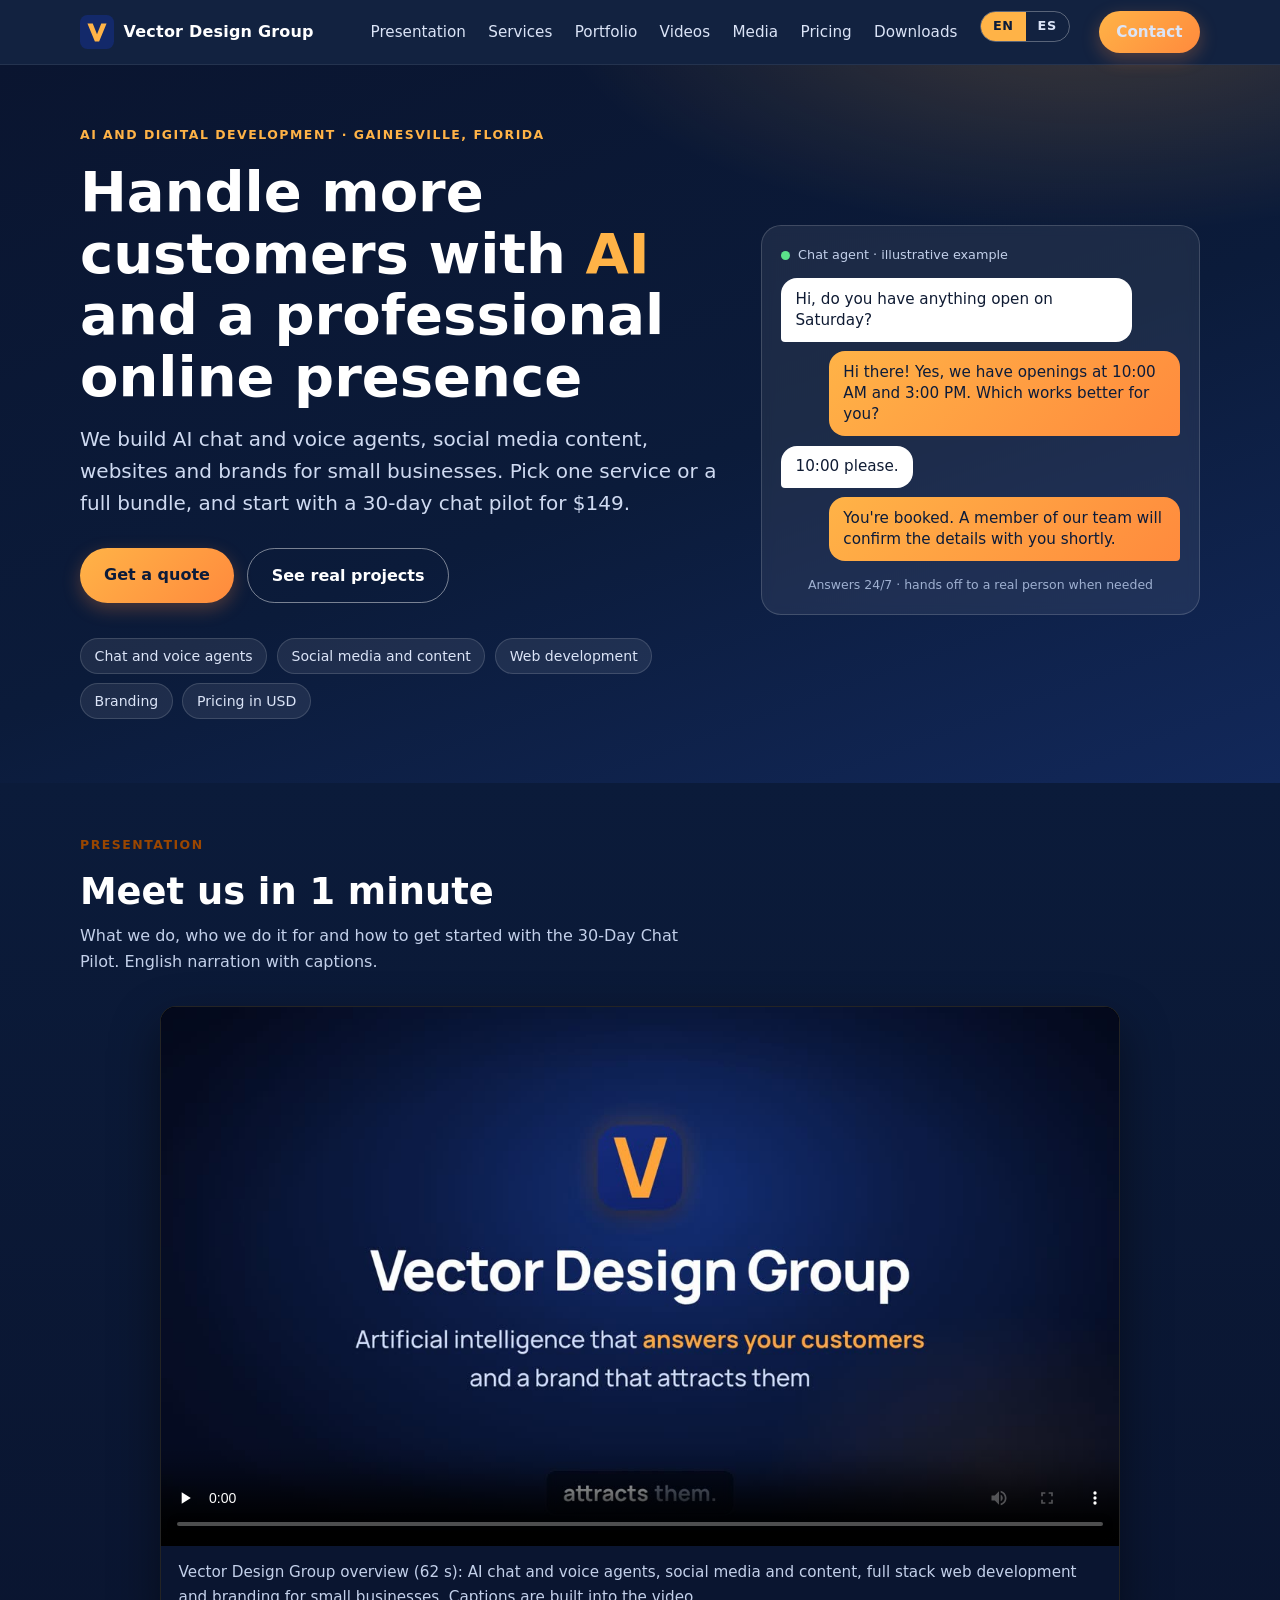
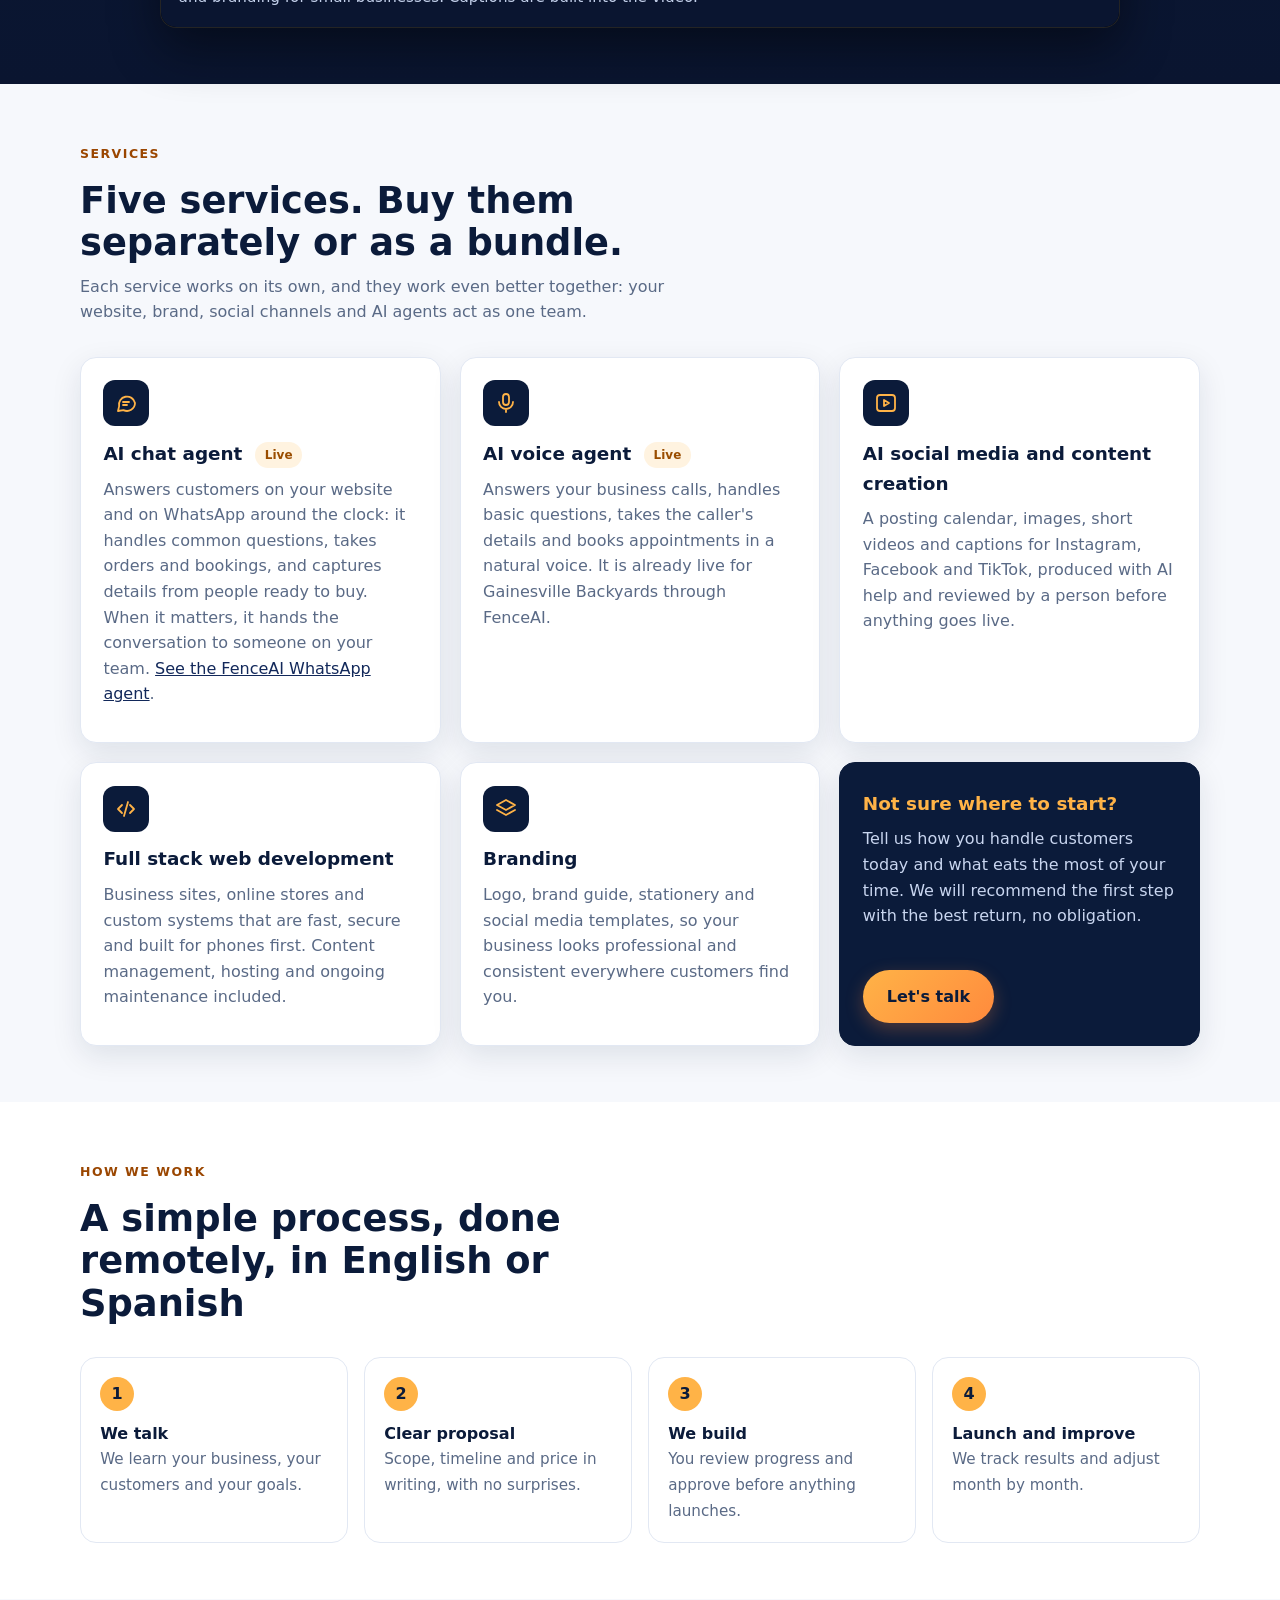
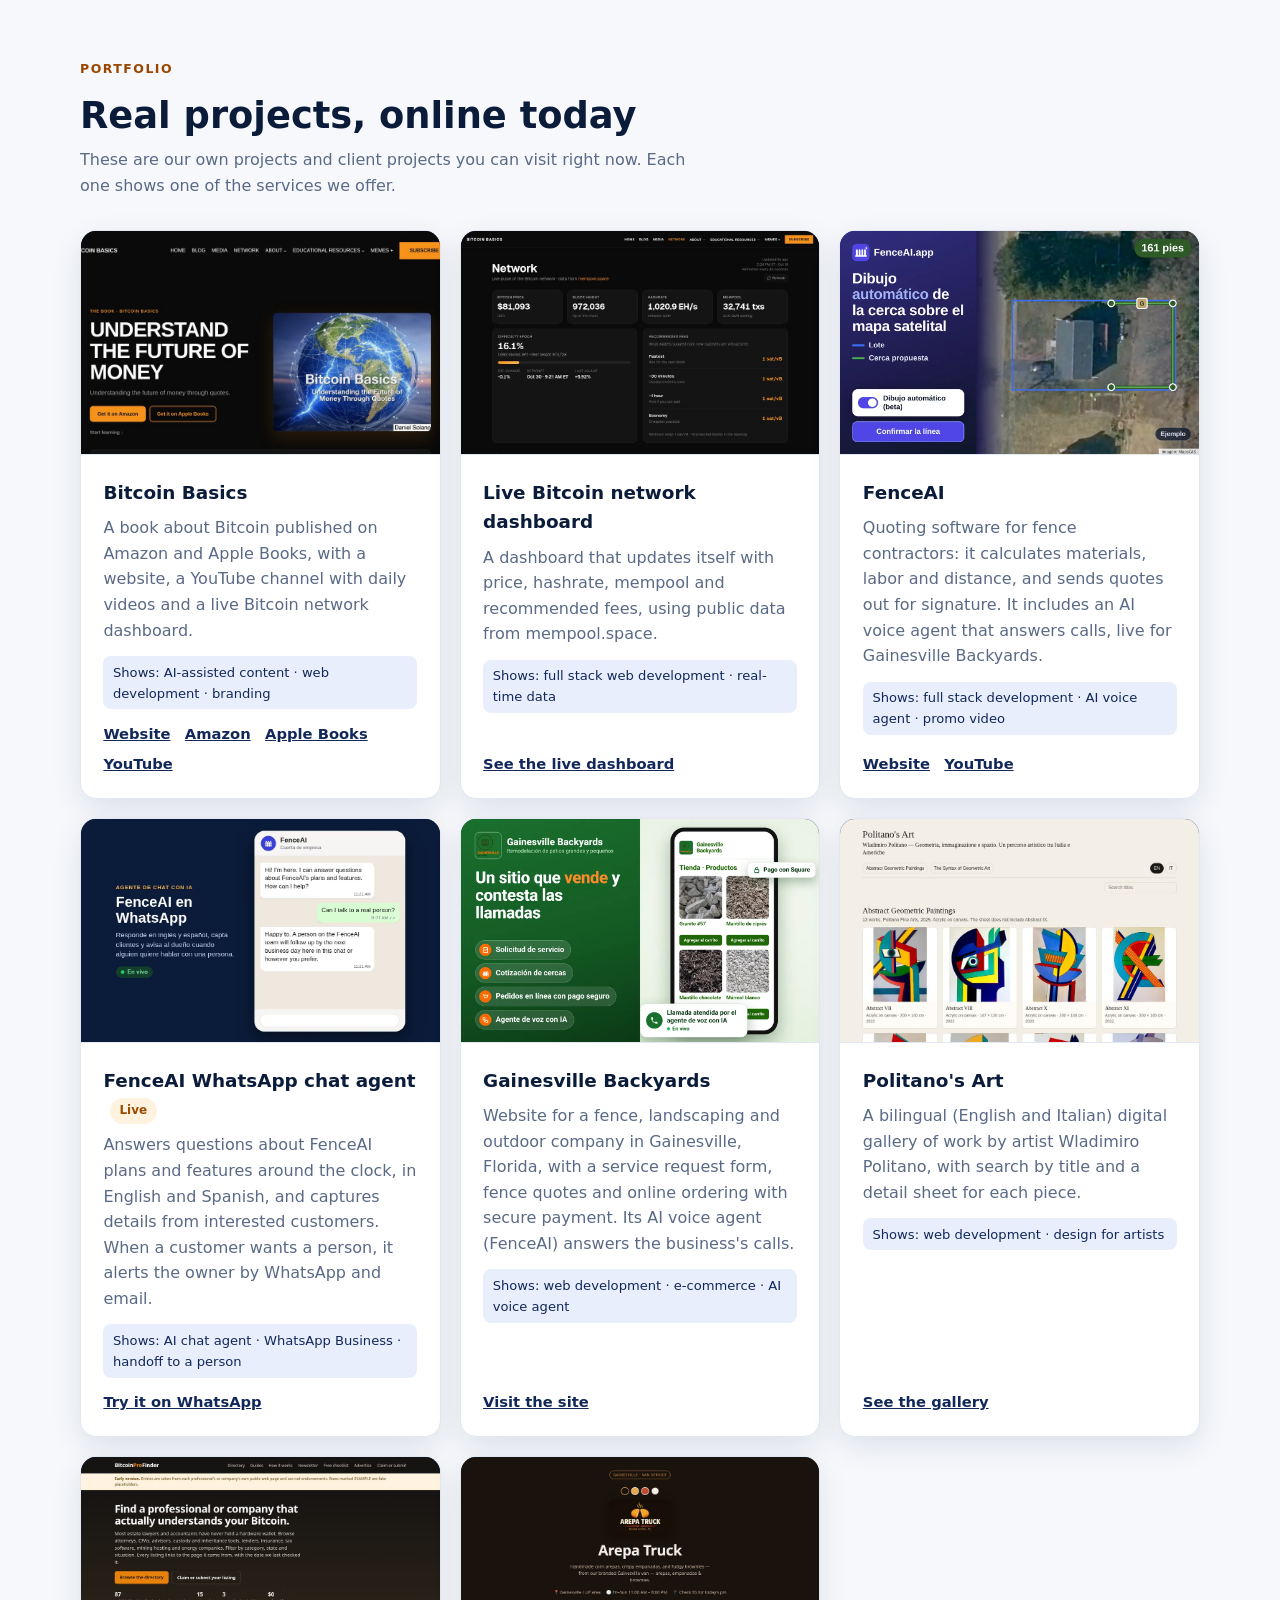
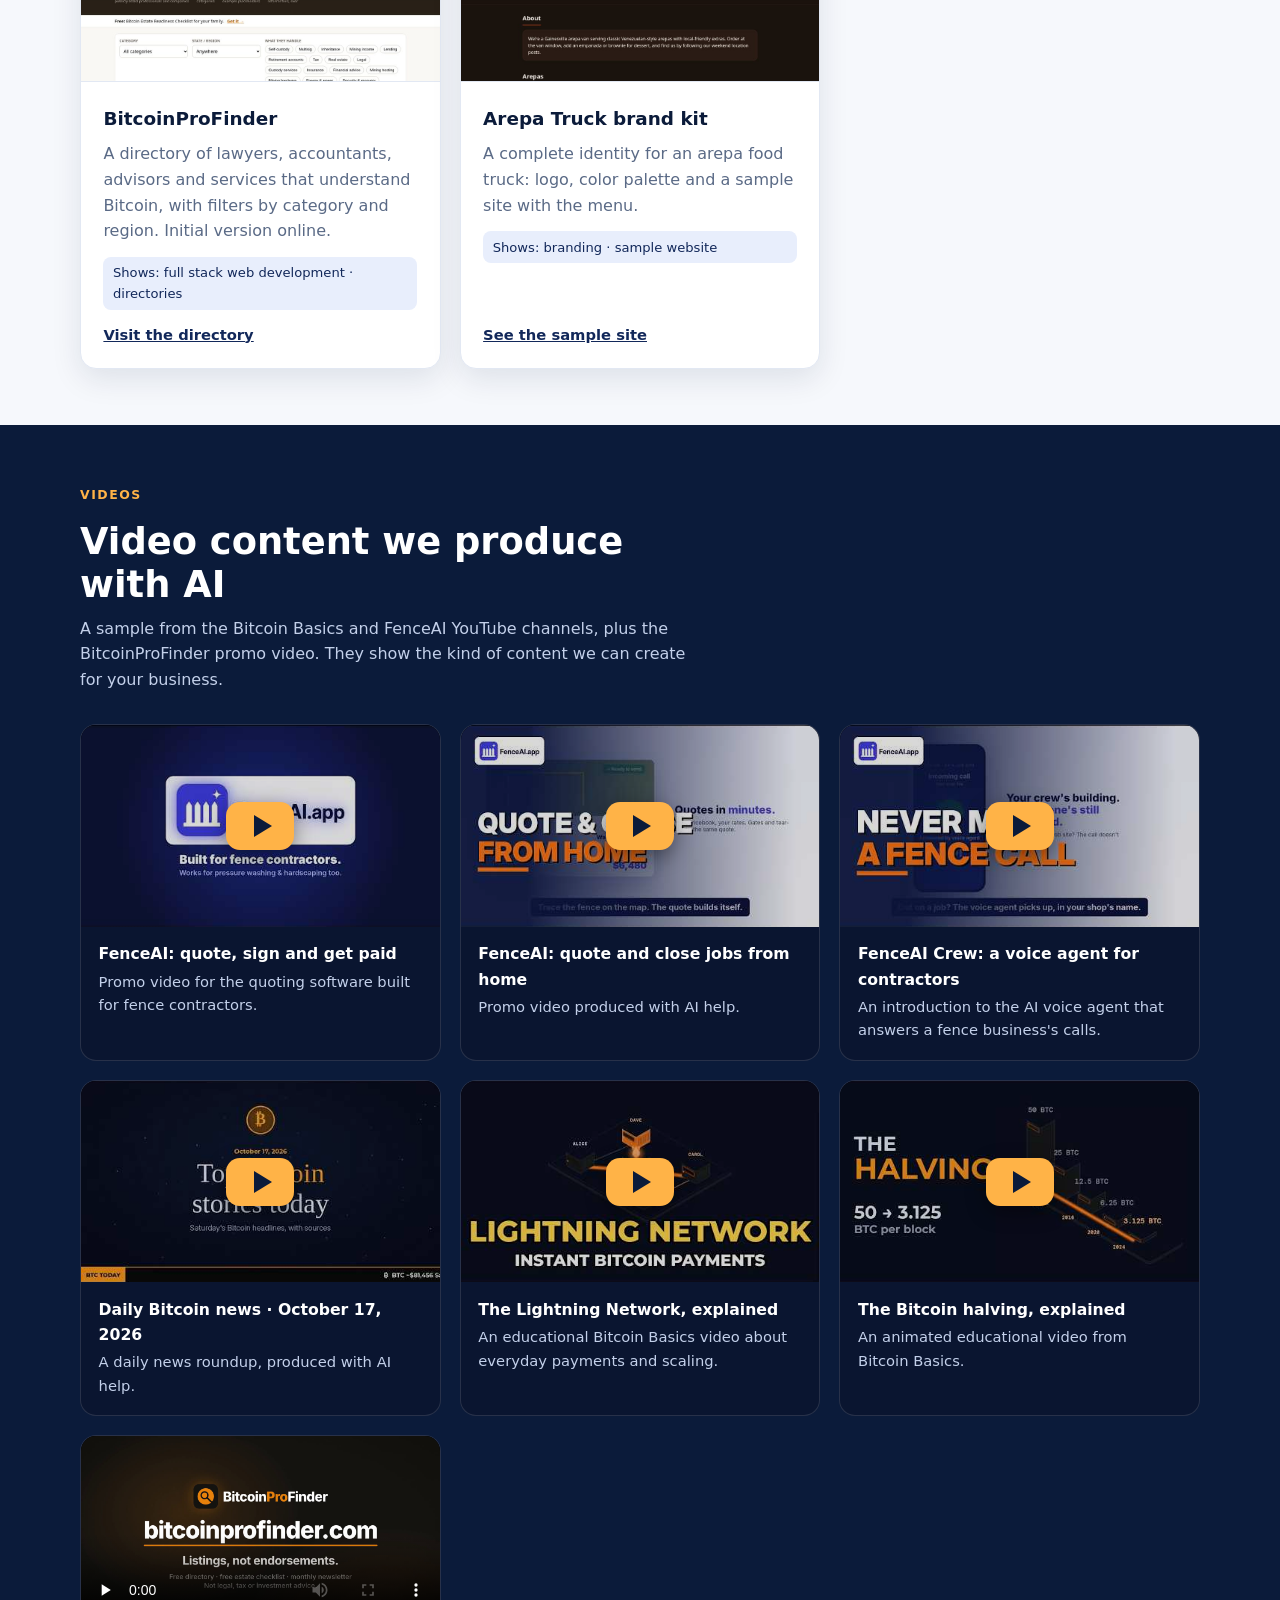
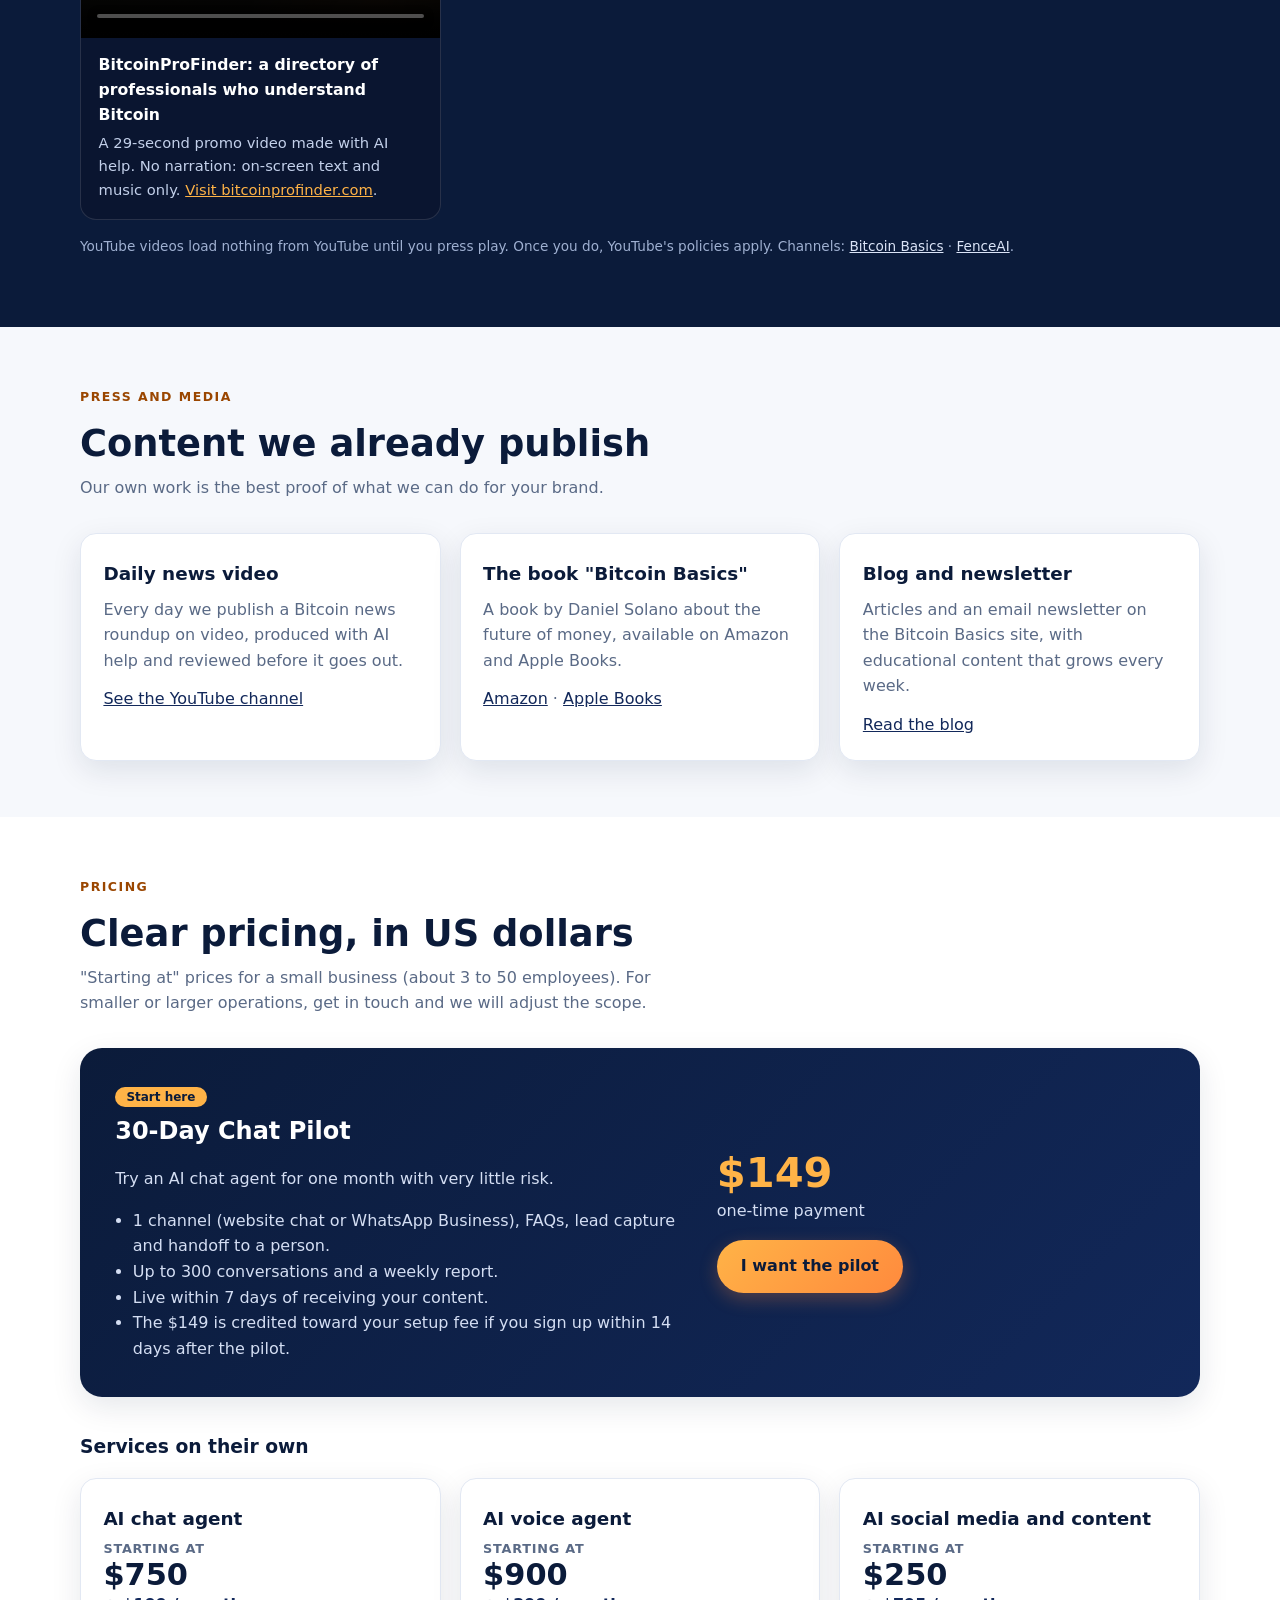
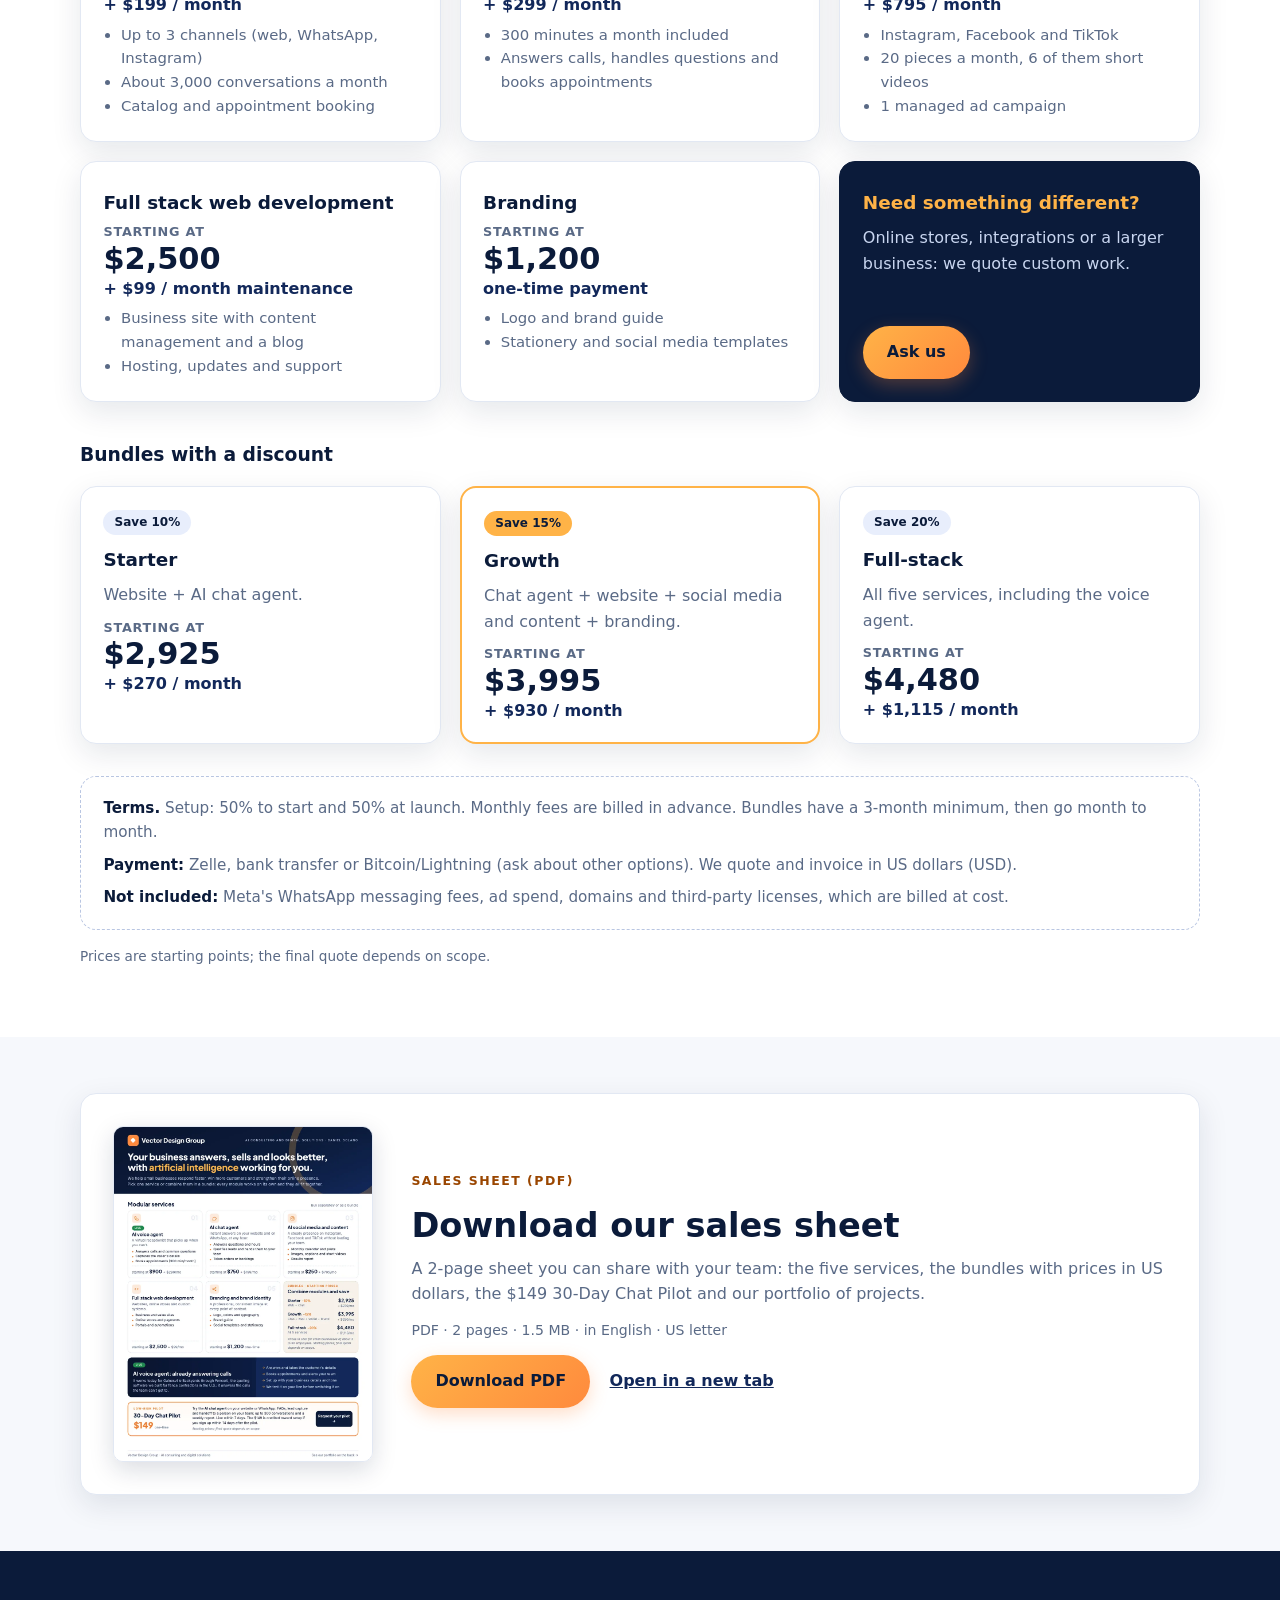
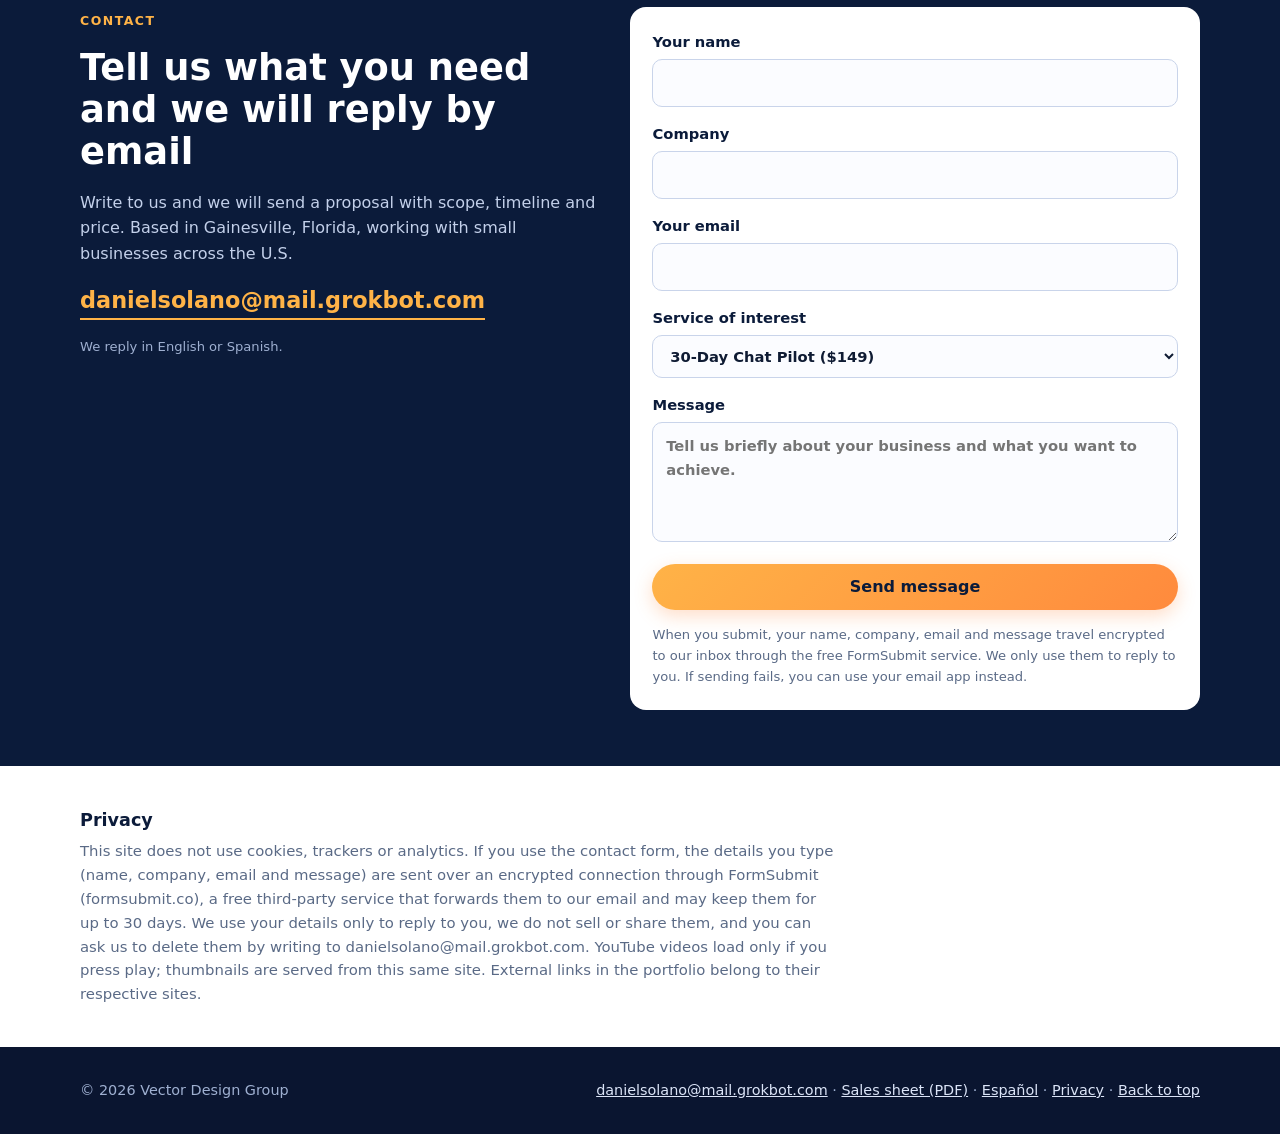
<file: en/index.html>
<!doctype html>
<html lang="en">
<head>
<meta charset="utf-8">
<meta name="viewport" content="width=device-width,initial-scale=1">
<!-- ============================================================
  BRAND NAME (change it here):
  1) the BRAND constant in the <script> at the end of this file
     (updates the header, footer and email subject), and
  2) the <title>, og:title, og:site_name and twitter:title tags in this <head>
     (search and replace "Vector Design Group" in this file).
  The image ../assets/og.png also carries the name (generated from ../assets/og.html).
============================================================ -->
<title>Vector Design Group | AI agents, web and branding for small businesses</title>
<meta name="description" content="AI voice and chat agents, social media and content, full stack web development and branding for U.S. small businesses. Clear USD pricing, starting with a 30-day chat pilot for $149.">
<link rel="canonical" href="https://vectordesigngroup.github.io/consultoria-ia-es/en/">
<link rel="alternate" hreflang="en" href="https://vectordesigngroup.github.io/consultoria-ia-es/en/">
<link rel="alternate" hreflang="es" href="https://vectordesigngroup.github.io/consultoria-ia-es/">
<meta name="theme-color" content="#0b1b3a">
<link rel="icon" href="../assets/favicon.svg" type="image/svg+xml">
<link rel="icon" href="../assets/favicon.png" type="image/png" sizes="64x64">
<link rel="apple-touch-icon" href="../assets/favicon.png">
<meta property="og:type" content="website">
<meta property="og:locale" content="en_US">
<meta property="og:site_name" content="Vector Design Group">
<meta property="og:title" content="Vector Design Group | AI agents, web and branding for small businesses">
<meta property="og:description" content="AI voice and chat agents, social media content, web development and branding. Start with a 30-day chat pilot for $149.">
<meta property="og:url" content="https://vectordesigngroup.github.io/consultoria-ia-es/en/">
<meta property="og:image" content="https://vectordesigngroup.github.io/consultoria-ia-es/assets/og.png">
<meta property="og:image:width" content="1200">
<meta property="og:image:height" content="630">
<meta property="og:image:alt" content="Vector Design Group: AI and digital development for small businesses">
<meta name="twitter:card" content="summary_large_image">
<meta name="twitter:title" content="Vector Design Group | AI agents, web and branding for small businesses">
<meta name="twitter:description" content="AI voice and chat agents, social media content, web development and branding for U.S. small businesses.">
<meta name="twitter:image" content="https://vectordesigngroup.github.io/consultoria-ia-es/assets/og.png">
<link rel="stylesheet" href="../assets/styles.css">
<script type="application/ld+json">
{"@context":"https://schema.org","@type":"ProfessionalService","name":"Vector Design Group","url":"https://vectordesigngroup.github.io/consultoria-ia-es/en/","email":"danielsolano@mail.grokbot.com","description":"AI voice and chat agents, social media and content, full stack web development and branding for U.S. small businesses.","areaServed":"United States","address":{"@type":"PostalAddress","addressLocality":"Gainesville","addressRegion":"FL","addressCountry":"US"},"inLanguage":"en"}
</script>
</head>
<body>
<a class="skip" href="#content">Skip to content</a>

<header class="site-header">
  <div class="wrap bar">
    <a class="brand" href="#home">
      <svg viewBox="0 0 64 64" aria-hidden="true"><rect width="64" height="64" rx="14" fill="#13296a"/><path d="M14 16h10l8 20 8-20h10L36 50h-8z" fill="#ffb347"/></svg>
      <span data-brand>Vector Design Group</span>
    </a>
    <button class="nav-toggle" aria-expanded="false" aria-controls="nav">Menu</button>
    <nav class="nav" id="nav" aria-label="Main">
      <a href="#presentation">Presentation</a>
      <a href="#services">Services</a>
      <a href="#portfolio">Portfolio</a>
      <a href="#videos">Videos</a>
      <a href="#media">Media</a>
      <a href="#pricing">Pricing</a>
      <a href="#download">Downloads</a>
      <span class="langsw" role="group" aria-label="Language"><a href="./" lang="en" hreflang="en" aria-current="true">EN</a><a href="../" lang="es" hreflang="es">ES</a></span>
      <a class="btn" href="#contact">Contact</a>
    </nav>
  </div>
</header>

<main id="content">
<section class="hero" id="home">
  <div class="wrap hero-grid">
   <div>
    <span class="eyebrow">AI and digital development · Gainesville, Florida</span>
    <h1>Handle more customers with <em>AI</em> and a professional online presence</h1>
    <p class="lead">We build AI chat and voice agents, social media content, websites and brands for small businesses. Pick one service or a full bundle, and start with a 30-day chat pilot for $149.</p>
    <div class="cta">
      <a class="btn" href="#contact">Get a quote</a>
      <a class="btn ghost" href="#portfolio">See real projects</a>
    </div>
    <ul class="chips" aria-label="What we offer">
      <li>Chat and voice agents</li><li>Social media and content</li><li>Web development</li><li>Branding</li><li>Pricing in USD</li>
    </ul>
   </div>
   <aside class="mock" aria-label="Illustrative example of a conversation with a chat agent">
    <div class="mock-top"><span class="dot"></span> Chat agent · illustrative example</div>
    <p class="msg in">Hi, do you have anything open on Saturday?</p>
    <p class="msg out">Hi there! Yes, we have openings at 10:00 AM and 3:00 PM. Which works better for you?</p>
    <p class="msg in">10:00 please.</p>
    <p class="msg out">You're booked. A member of our team will confirm the details with you shortly.</p>
    <p class="mock-foot">Answers 24/7 · hands off to a real person when needed</p>
   </aside>
  </div>
</section>

<section class="promo" id="presentation">
  <div class="wrap">
    <div class="sec-head">
      <span class="eyebrow">Presentation</span>
      <h2>Meet us in 1 minute</h2>
      <p>What we do, who we do it for and how to get started with the 30-Day Chat Pilot. English narration with captions.</p>
    </div>
    <figure class="player">
      <video controls preload="none" playsinline poster="../assets/promo-en-poster.jpg" width="1920" height="1080" aria-describedby="promo-desc">
        <source src="../assets/promo-en-16x9.mp4" type="video/mp4">
        Your browser cannot play this video. You can <a href="../assets/promo-en-16x9.mp4">download it here</a>.
      </video>
      <figcaption id="promo-desc">Vector Design Group overview (62 s): AI chat and voice agents, social media and content, full stack web development and branding for small businesses. Captions are built into the video.</figcaption>
    </figure>
  </div>
</section>

<section id="services">
  <div class="wrap">
    <div class="sec-head">
      <span class="eyebrow">Services</span>
      <h2>Five services. Buy them separately or as a bundle.</h2>
      <p>Each service works on its own, and they work even better together: your website, brand, social channels and AI agents act as one team.</p>
    </div>
    <div class="grid c3">
      <article class="card">
        <div class="icon"><svg viewBox="0 0 24 24" aria-hidden="true"><path d="M21 12a8 8 0 0 1-11.6 7.1L4 20l1.1-4.6A8 8 0 1 1 21 12z"/><path d="M9 11h6M9 14h4"/></svg></div>
        <h3>AI chat agent <span class="tag">Live</span></h3>
        <p>Answers customers on your website and on WhatsApp around the clock: it handles common questions, takes orders and bookings, and captures details from people ready to buy. When it matters, it hands the conversation to someone on your team. <a href="#fenceai-whatsapp">See the FenceAI WhatsApp agent</a>.</p>
      </article>
      <article class="card">
        <div class="icon"><svg viewBox="0 0 24 24" aria-hidden="true"><rect x="9" y="3" width="6" height="11" rx="3"/><path d="M5 11a7 7 0 0 0 14 0M12 18v3"/></svg></div>
        <h3>AI voice agent <span class="tag">Live</span></h3>
        <p>Answers your business calls, handles basic questions, takes the caller's details and books appointments in a natural voice. It is already live for Gainesville Backyards through FenceAI.</p>
      </article>
      <article class="card">
        <div class="icon"><svg viewBox="0 0 24 24" aria-hidden="true"><rect x="3" y="4" width="18" height="16" rx="3"/><path d="m10 9 5 3-5 3z"/></svg></div>
        <h3>AI social media and content creation</h3>
        <p>A posting calendar, images, short videos and captions for Instagram, Facebook and TikTok, produced with AI help and reviewed by a person before anything goes live.</p>
      </article>
      <article class="card">
        <div class="icon"><svg viewBox="0 0 24 24" aria-hidden="true"><path d="m8 8-4 4 4 4M16 8l4 4-4 4M14 5l-4 14"/></svg></div>
        <h3>Full stack web development</h3>
        <p>Business sites, online stores and custom systems that are fast, secure and built for phones first. Content management, hosting and ongoing maintenance included.</p>
      </article>
      <article class="card">
        <div class="icon"><svg viewBox="0 0 24 24" aria-hidden="true"><path d="M12 3 3 8l9 5 9-5z"/><path d="m3 13 9 5 9-5"/></svg></div>
        <h3>Branding</h3>
        <p>Logo, brand guide, stationery and social media templates, so your business looks professional and consistent everywhere customers find you.</p>
      </article>
      <article class="card" style="background:var(--navy);color:#fff;border-color:var(--navy)">
        <h3 style="color:var(--accent)">Not sure where to start?</h3>
        <p style="color:#c9d6f0">Tell us how you handle customers today and what eats the most of your time. We will recommend the first step with the best return, no obligation.</p>
        <a class="btn" href="#contact" style="margin-top:auto;align-self:flex-start">Let's talk</a>
      </article>
    </div>
  </div>
</section>

<section class="alt" id="how-we-work">
  <div class="wrap">
    <div class="sec-head">
      <span class="eyebrow">How we work</span>
      <h2>A simple process, done remotely, in English or Spanish</h2>
    </div>
    <ol class="steps">
      <li><strong>We talk</strong><span>We learn your business, your customers and your goals.</span></li>
      <li><strong>Clear proposal</strong><span>Scope, timeline and price in writing, with no surprises.</span></li>
      <li><strong>We build</strong><span>You review progress and approve before anything launches.</span></li>
      <li><strong>Launch and improve</strong><span>We track results and adjust month by month.</span></li>
    </ol>
  </div>
</section>

<section id="portfolio">
  <div class="wrap">
    <div class="sec-head">
      <span class="eyebrow">Portfolio</span>
      <h2>Real projects, online today</h2>
      <p>These are our own projects and client projects you can visit right now. Each one shows one of the services we offer.</p>
    </div>
    <div class="grid c3">
      <article class="card proj">
        <img src="../assets/img/bitcoinbasics.jpg" width="1000" height="562" loading="lazy" alt="Home page of the Bitcoin Basics website with the book cover">
        <div class="body">
          <h3>Bitcoin Basics</h3>
          <p>A book about Bitcoin published on Amazon and Apple Books, with a website, a YouTube channel with daily videos and a live Bitcoin network dashboard.</p>
          <div class="demo">Shows: AI-assisted content · web development · branding</div>
          <div class="links">
            <a href="https://bitcoinbasicsbook.com" target="_blank" rel="noopener">Website</a>
            <a href="https://www.amazon.com/dp/B0DXBVWNL7" target="_blank" rel="noopener">Amazon</a>
            <a href="https://books.apple.com/us/book/id6747541944" target="_blank" rel="noopener">Apple Books</a>
            <a href="https://www.youtube.com/@bitcoinbasics-book" target="_blank" rel="noopener">YouTube</a>
          </div>
        </div>
      </article>
      <article class="card proj">
        <img src="../assets/img/network.jpg" width="1000" height="625" loading="lazy" alt="Live Bitcoin network dashboard showing price, block height, hashrate and fees">
        <div class="body">
          <h3>Live Bitcoin network dashboard</h3>
          <p>A dashboard that updates itself with price, hashrate, mempool and recommended fees, using public data from mempool.space.</p>
          <div class="demo">Shows: full stack web development · real-time data</div>
          <div class="links"><a href="https://bitcoin-basics-network.vercel.app" target="_blank" rel="noopener">See the live dashboard</a></div>
        </div>
      </article>
      <article class="card proj">
        <img src="../assets/img/fenceai-mapa-satelital.webp" width="1200" height="750" loading="lazy" decoding="async" alt="Example of FenceAI auto-draw on an aerial image of a house: the property outline in blue and the proposed fence in green around the backyard, with a gate marked and a total length of 161 feet. Beside it, the auto-draw toggle (beta) and the Confirm line button">
        <div class="body">
          <h3>FenceAI</h3>
          <p>Quoting software for fence contractors: it calculates materials, labor and distance, and sends quotes out for signature. It includes an AI voice agent that answers calls, live for Gainesville Backyards.</p>
          <div class="demo">Shows: full stack development · AI voice agent · promo video</div>
          <div class="links">
            <a href="https://fenceai.app" target="_blank" rel="noopener">Website</a>
            <a href="https://www.youtube.com/@FenceAI" target="_blank" rel="noopener">YouTube</a>
          </div>
        </div>
      </article>
      <article class="card proj" id="fenceai-whatsapp">
        <img src="../assets/img/fenceai-whatsapp.webp" width="1000" height="625" loading="lazy" decoding="async" alt="WhatsApp conversation with the FenceAI agent: it greets the customer, offers to answer questions about plans and features, and when the customer asks for a person it confirms that someone from the team will follow up">
        <div class="body">
          <h3>FenceAI WhatsApp chat agent <span class="tag">Live</span></h3>
          <p>Answers questions about FenceAI plans and features around the clock, in English and Spanish, and captures details from interested customers. When a customer wants a person, it alerts the owner by WhatsApp and email.</p>
          <div class="demo">Shows: AI chat agent · WhatsApp Business · handoff to a person</div>
          <div class="links"><a href="https://wa.me/16202998684?text=Hi%20FenceAI" target="_blank" rel="noopener">Try it on WhatsApp</a></div>
        </div>
      </article>
      <article class="card proj">
        <img src="../assets/img/gbackyards-tienda.webp" width="1200" height="750" loading="lazy" decoding="async" alt="Gainesville Backyards: a site that sells and answers the phone. A phone shows the online store with granite, cypress mulch, chocolate mulch and white marble, each with an add to cart button, next to notices for Square payment and a call answered by the AI voice agent. Beside it: service request, fence quote, online orders with secure payment and AI voice agent">
        <div class="body">
          <h3>Gainesville Backyards</h3>
          <p>Website for a fence, landscaping and outdoor company in Gainesville, Florida, with a service request form, fence quotes and online ordering with secure payment. Its AI voice agent (FenceAI) answers the business's calls.</p>
          <div class="demo">Shows: web development · e-commerce · AI voice agent</div>
          <div class="links"><a href="https://gainesvillebackyards.com" target="_blank" rel="noopener">Visit the site</a></div>
        </div>
      </article>
      <article class="card proj">
        <img src="../assets/img/politano.jpg" width="1000" height="625" loading="lazy" alt="Politano's Art online gallery with abstract geometric paintings">
        <div class="body">
          <h3>Politano's Art</h3>
          <p>A bilingual (English and Italian) digital gallery of work by artist Wladimiro Politano, with search by title and a detail sheet for each piece.</p>
          <div class="demo">Shows: web development · design for artists</div>
          <div class="links"><a href="https://vectordesigngroup.github.io/politano-art/" target="_blank" rel="noopener">See the gallery</a></div>
        </div>
      </article>
      <article class="card proj">
        <img src="../assets/img/bpf.jpg" width="1000" height="625" loading="lazy" alt="BitcoinProFinder directory with filters by category and state">
        <div class="body">
          <h3>BitcoinProFinder</h3>
          <p>A directory of lawyers, accountants, advisors and services that understand Bitcoin, with filters by category and region. Initial version online.</p>
          <div class="demo">Shows: full stack web development · directories</div>
          <div class="links"><a href="https://bitcoinprofinder.com" target="_blank" rel="noopener">Visit the directory</a></div>
        </div>
      </article>
      <article class="card proj">
        <img src="../assets/img/arepa.jpg" width="1000" height="625" loading="lazy" alt="Arepa Truck sample site with logo and color palette">
        <div class="body">
          <h3>Arepa Truck brand kit</h3>
          <p>A complete identity for an arepa food truck: logo, color palette and a sample site with the menu.</p>
          <div class="demo">Shows: branding · sample website</div>
          <div class="links"><a href="https://vectordesigngroup.github.io/arepa-truck-gnv/" target="_blank" rel="noopener">See the sample site</a></div>
        </div>
      </article>
    </div>
  </div>
</section>

<section class="dark-sec" id="videos">
  <div class="wrap">
    <div class="sec-head">
      <span class="eyebrow">Videos</span>
      <h2>Video content we produce with AI</h2>
      <p>A sample from the Bitcoin Basics and FenceAI YouTube channels, plus the BitcoinProFinder promo video. They show the kind of content we can create for your business.</p>
    </div>
    <div class="grid c3">
      <figure class="video">
        <button class="yt" type="button" data-yt="Sfcc4AHfA6c" data-title="FenceAI: quote, sign and get paid" aria-label="Play video: FenceAI, quote, sign and get paid">
          <img src="../assets/thumbs/Sfcc4AHfA6c.jpg" width="480" height="360" loading="lazy" alt="Thumbnail of the FenceAI promo video"><span class="play"></span></button>
        <figcaption><strong>FenceAI: quote, sign and get paid</strong>Promo video for the quoting software built for fence contractors.</figcaption>
      </figure>
      <figure class="video">
        <button class="yt" type="button" data-yt="bp-xf2aE8tk" data-title="FenceAI: close jobs from home" aria-label="Play video: FenceAI, close jobs from home">
          <img src="../assets/thumbs/bp-xf2aE8tk.jpg" width="480" height="360" loading="lazy" alt="Thumbnail of the FenceAI video about quoting from home"><span class="play"></span></button>
        <figcaption><strong>FenceAI: quote and close jobs from home</strong>Promo video produced with AI help.</figcaption>
      </figure>
      <figure class="video">
        <button class="yt" type="button" data-yt="46qOiFohtXw" data-title="FenceAI Crew: a voice agent for contractors" aria-label="Play video: FenceAI Crew, a voice agent for contractors">
          <img src="../assets/thumbs/46qOiFohtXw.jpg" width="480" height="360" loading="lazy" alt="Thumbnail of the video about the FenceAI Crew voice agent"><span class="play"></span></button>
        <figcaption><strong>FenceAI Crew: a voice agent for contractors</strong>An introduction to the AI voice agent that answers a fence business's calls.</figcaption>
      </figure>
      <figure class="video">
        <button class="yt" type="button" data-yt="Y1odNfeomoY" data-title="Daily Bitcoin news, October 17, 2026" aria-label="Play video: daily Bitcoin news for October 17, 2026">
          <img src="../assets/thumbs/Y1odNfeomoY.jpg" width="480" height="360" loading="lazy" alt="Thumbnail of the daily Bitcoin news video"><span class="play"></span></button>
        <figcaption><strong>Daily Bitcoin news · October 17, 2026</strong>A daily news roundup, produced with AI help.</figcaption>
      </figure>
      <figure class="video">
        <button class="yt" type="button" data-yt="lJUx8ec4j5s" data-title="The Lightning Network explained" aria-label="Play video: the Lightning Network explained">
          <img src="../assets/thumbs/lJUx8ec4j5s.jpg" width="480" height="360" loading="lazy" alt="Thumbnail of the video explaining the Lightning Network"><span class="play"></span></button>
        <figcaption><strong>The Lightning Network, explained</strong>An educational Bitcoin Basics video about everyday payments and scaling.</figcaption>
      </figure>
      <figure class="video">
        <button class="yt" type="button" data-yt="b91aWRm0B8I" data-title="The Bitcoin halving explained" aria-label="Play video: the Bitcoin halving explained">
          <img src="../assets/thumbs/b91aWRm0B8I.jpg" width="480" height="360" loading="lazy" alt="Thumbnail of the video explaining the Bitcoin halving"><span class="play"></span></button>
        <figcaption><strong>The Bitcoin halving, explained</strong>An animated educational video from Bitcoin Basics.</figcaption>
      </figure>
      <figure class="video">
        <video controls preload="none" playsinline poster="../assets/bitcoinprofinder-poster.jpg" width="1280" height="720" aria-label="BitcoinProFinder promo video (no narration)">
          <source src="../assets/bitcoinprofinder-promo.mp4" type="video/mp4">
        </video>
        <figcaption><strong>BitcoinProFinder: a directory of professionals who understand Bitcoin</strong>A 29-second promo video made with AI help. No narration: on-screen text and music only. <a href="https://bitcoinprofinder.com" target="_blank" rel="noopener" style="color:#ffb347">Visit bitcoinprofinder.com</a>.</figcaption>
      </figure>
    </div>
    <p class="note">YouTube videos load nothing from YouTube until you press play. Once you do, YouTube's policies apply.
      Channels: <a href="https://www.youtube.com/@bitcoinbasics-book" target="_blank" rel="noopener" style="color:#dbe4f7">Bitcoin Basics</a> · <a href="https://www.youtube.com/@FenceAI" target="_blank" rel="noopener" style="color:#dbe4f7">FenceAI</a>.</p>
  </div>
</section>

<section id="media">
  <div class="wrap">
    <div class="sec-head">
      <span class="eyebrow">Press and media</span>
      <h2>Content we already publish</h2>
      <p>Our own work is the best proof of what we can do for your brand.</p>
    </div>
    <div class="grid c3">
      <article class="card">
        <h3>Daily news video</h3>
        <p>Every day we publish a Bitcoin news roundup on video, produced with AI help and reviewed before it goes out.</p>
        <a href="https://www.youtube.com/@bitcoinbasics-book" target="_blank" rel="noopener">See the YouTube channel</a>
      </article>
      <article class="card">
        <h3>The book "Bitcoin Basics"</h3>
        <p>A book by Daniel Solano about the future of money, available on Amazon and Apple Books.</p>
        <p><a href="https://www.amazon.com/dp/B0DXBVWNL7" target="_blank" rel="noopener">Amazon</a> · <a href="https://books.apple.com/us/book/id6747541944" target="_blank" rel="noopener">Apple Books</a></p>
      </article>
      <article class="card">
        <h3>Blog and newsletter</h3>
        <p>Articles and an email newsletter on the Bitcoin Basics site, with educational content that grows every week.</p>
        <a href="https://bitcoinbasicsbook.com/blog/" target="_blank" rel="noopener">Read the blog</a>
      </article>
    </div>
  </div>
</section>

<section class="alt" id="pricing">
  <div class="wrap">
    <div class="sec-head">
      <span class="eyebrow">Pricing</span>
      <h2>Clear pricing, in US dollars</h2>
      <p>"Starting at" prices for a small business (about 3 to 50 employees). For smaller or larger operations, get in touch and we will adjust the scope.</p>
    </div>

    <div class="pilot">
      <div>
        <span class="badge">Start here</span>
        <h3>30-Day Chat Pilot</h3>
        <p>Try an AI chat agent for one month with very little risk.</p>
        <ul>
          <li>1 channel (website chat or WhatsApp Business), FAQs, lead capture and handoff to a person.</li>
          <li>Up to 300 conversations and a weekly report.</li>
          <li>Live within 7 days of receiving your content.</li>
          <li>The $149 is credited toward your setup fee if you sign up within 14 days after the pilot.</li>
        </ul>
      </div>
      <div>
        <div class="big">$149</div>
        <p style="margin:.3rem 0 1rem">one-time payment</p>
        <a class="btn" href="#contact" data-interest="30-Day Chat Pilot ($149)">I want the pilot</a>
      </div>
    </div>

    <h3 style="color:var(--navy);margin:2.2rem 0 1rem">Services on their own</h3>
    <div class="grid c3">
      <article class="card"><h3>AI chat agent</h3><div class="price"><small>starting at</small>$750<span class="mo">+ $199 / month</span></div><ul><li>Up to 3 channels (web, WhatsApp, Instagram)</li><li>About 3,000 conversations a month</li><li>Catalog and appointment booking</li></ul></article>
      <article class="card"><h3>AI voice agent</h3><div class="price"><small>starting at</small>$900<span class="mo">+ $299 / month</span></div><ul><li>300 minutes a month included</li><li>Answers calls, handles questions and books appointments</li></ul></article>
      <article class="card"><h3>AI social media and content</h3><div class="price"><small>starting at</small>$250<span class="mo">+ $795 / month</span></div><ul><li>Instagram, Facebook and TikTok</li><li>20 pieces a month, 6 of them short videos</li><li>1 managed ad campaign</li></ul></article>
      <article class="card"><h3>Full stack web development</h3><div class="price"><small>starting at</small>$2,500<span class="mo">+ $99 / month maintenance</span></div><ul><li>Business site with content management and a blog</li><li>Hosting, updates and support</li></ul></article>
      <article class="card"><h3>Branding</h3><div class="price"><small>starting at</small>$1,200<span class="mo">one-time payment</span></div><ul><li>Logo and brand guide</li><li>Stationery and social media templates</li></ul></article>
      <article class="card" style="background:var(--navy);border-color:var(--navy);color:#fff"><h3 style="color:var(--accent)">Need something different?</h3><p style="color:#c9d6f0">Online stores, integrations or a larger business: we quote custom work.</p><a class="btn" href="#contact" style="margin-top:auto;align-self:flex-start">Ask us</a></article>
    </div>

    <h3 style="color:var(--navy);margin:2.4rem 0 1rem">Bundles with a discount</h3>
    <div class="grid c3">
      <article class="card"><span class="badge" style="background:#e8eefc;color:var(--navy)">Save 10%</span><h3>Starter</h3><p>Website + AI chat agent.</p><div class="price"><small>starting at</small>$2,925<span class="mo">+ $270 / month</span></div></article>
      <article class="card feat"><span class="badge">Save 15%</span><h3>Growth</h3><p>Chat agent + website + social media and content + branding.</p><div class="price"><small>starting at</small>$3,995<span class="mo">+ $930 / month</span></div></article>
      <article class="card"><span class="badge" style="background:#e8eefc;color:var(--navy)">Save 20%</span><h3>Full-stack</h3><p>All five services, including the voice agent.</p><div class="price"><small>starting at</small>$4,480<span class="mo">+ $1,115 / month</span></div></article>
    </div>

    <div class="terms" style="margin-top:2rem">
      <p style="margin:0 0 .5rem"><strong>Terms.</strong> Setup: 50% to start and 50% at launch. Monthly fees are billed in advance. Bundles have a 3-month minimum, then go month to month.</p>
      <p style="margin:0 0 .5rem"><strong>Payment:</strong> Zelle, bank transfer or Bitcoin/Lightning (ask about other options). We quote and invoice in US dollars (USD).</p>
      <p style="margin:0"><strong>Not included:</strong> Meta's WhatsApp messaging fees, ad spend, domains and third-party licenses, which are billed at cost.</p>
    </div>
    <p class="fine">Prices are starting points; the final quote depends on scope.</p>
  </div>
</section>

<section id="download">
  <div class="wrap">
    <div class="dl">
      <a class="dl-thumb" href="../assets/Vector-Design-Group-Sales-Sheet-USA.pdf" target="_blank" rel="noopener" aria-label="Open the Vector Design Group sales sheet as a PDF">
        <picture>
          <source srcset="../assets/presentation-preview-en.webp" type="image/webp">
          <img src="../assets/presentation-preview-en.jpg" width="900" height="1165" loading="lazy" decoding="async" alt="Preview of page one of the Vector Design Group sales sheet: modular services, bundles and prices in US dollars.">
        </picture>
      </a>
      <div class="dl-body">
        <span class="eyebrow dl-eyebrow">Sales sheet (PDF)</span>
        <h2>Download our sales sheet</h2>
        <p>A 2-page sheet you can share with your team: the five services, the bundles with prices in US dollars, the $149 30-Day Chat Pilot and our portfolio of projects.</p>
        <p class="dl-meta">PDF · 2 pages · 1.5 MB · in English · US letter</p>
        <p><a class="btn" href="../assets/Vector-Design-Group-Sales-Sheet-USA.pdf" download="Vector-Design-Group-Sales-Sheet-USA.pdf">Download PDF</a>
        <a class="dl-alt" href="../assets/Vector-Design-Group-Sales-Sheet-USA.pdf" target="_blank" rel="noopener">Open in a new tab</a></p>
      </div>
    </div>
  </div>
</section>

<section class="dark-sec" id="contact">
  <div class="wrap contact-grid">
    <div>
      <span class="eyebrow">Contact</span>
      <h2 style="font-size:clamp(1.6rem,4.5vw,2.3rem);line-height:1.15;margin:.2rem 0 .8rem">Tell us what you need and we will reply by email</h2>
      <p style="color:#c3d0ea">Write to us and we will send a proposal with scope, timeline and price. Based in Gainesville, Florida, working with small businesses across the U.S.</p>
      <p><a class="mail-big" href="mailto:danielsolano@mail.grokbot.com">danielsolano@mail.grokbot.com</a></p>
      <p class="hint" style="color:#9fb0d1">We reply in English or Spanish.</p>
    </div>
    <form id="form" action="https://formsubmit.co/18d09dc0ce548ac0be06049774570b57" method="POST" novalidate>
      <input type="hidden" name="_subject" value="Inquiry from the Vector Design Group website (English)">
      <input type="hidden" name="_captcha" value="false">
      <input type="hidden" name="_template" value="table">
      <input type="hidden" name="_next" value="https://vectordesigngroup.github.io/consultoria-ia-es/en/?sent=1#contact">
      <div class="hp" aria-hidden="true"><label>Leave this field empty<input type="text" name="_honey" tabindex="-1" autocomplete="off"></label></div>
      <div><label for="nombre">Your name<input id="nombre" name="nombre" autocomplete="name" required maxlength="100"></label></div>
      <div><label for="empresa">Company<input id="empresa" name="empresa" autocomplete="organization" maxlength="100"></label></div>
      <div><label for="correo">Your email<input id="correo" name="email" type="email" autocomplete="email" required maxlength="150"></label></div>
      <div><label for="servicio">Service of interest
        <select id="servicio" name="servicio">
          <option>30-Day Chat Pilot ($149)</option>
          <option>AI chat agent</option>
          <option>AI voice agent</option>
          <option>AI social media and content</option>
          <option>Full stack web development</option>
          <option>Branding</option>
          <option>Starter bundle</option>
          <option>Growth bundle</option>
          <option>Full-stack bundle</option>
          <option>Not sure, I need guidance</option>
        </select></label></div>
      <div><label for="mensaje">Message<textarea id="mensaje" name="mensaje" maxlength="2000" placeholder="Tell us briefly about your business and what you want to achieve."></textarea></label></div>
      <button class="btn" type="submit" id="enviar">Send message</button>
      <p id="form-status" class="form-status" role="status" aria-live="polite" tabindex="-1"></p>
      <p class="hint">When you submit, your name, company, email and message travel encrypted to our inbox through the free FormSubmit service. We only use them to reply to you. If sending fails, you can use your email app instead.</p>
    </form>
  </div>
</section>

<section class="privacy" id="privacy">
  <div class="wrap">
    <h2>Privacy</h2>
    <p>This site does not use cookies, trackers or analytics. If you use the contact form, the details you type (name, company, email and message) are sent over an encrypted connection through FormSubmit (formsubmit.co), a free third-party service that forwards them to our email and may keep them for up to 30 days. We use your details only to reply to you, we do not sell or share them, and you can ask us to delete them by writing to danielsolano@mail.grokbot.com. YouTube videos load only if you press play; thumbnails are served from this same site. External links in the portfolio belong to their respective sites.</p>
  </div>
</section>
</main>

<footer>
  <div class="wrap foot">
    <span>© 2026 <span data-brand>Vector Design Group</span></span>
    <span><a href="mailto:danielsolano@mail.grokbot.com">danielsolano@mail.grokbot.com</a> · <a href="../assets/Vector-Design-Group-Sales-Sheet-USA.pdf" target="_blank" rel="noopener">Sales sheet (PDF)</a> · <a href="../">Español</a> · <a href="#privacy">Privacy</a> · <a href="#home">Back to top</a></span>
  </div>
</footer>

<script>
// ===== BRAND NAME: change only this line (and the <title>/og tags in the <head>) =====
const BRAND = "Vector Design Group";
// =====================================================================================
const EMAIL = "danielsolano@mail.grokbot.com";
document.querySelectorAll("[data-brand]").forEach(e => e.textContent = BRAND);

// Mobile menu
const tg = document.querySelector(".nav-toggle"), nav = document.getElementById("nav");
tg.addEventListener("click", () => { const o = nav.classList.toggle("open"); tg.setAttribute("aria-expanded", o); });
nav.addEventListener("click", e => { if (e.target.tagName === "A" && e.target.getAttribute("href").charAt(0) === "#") { nav.classList.remove("open"); tg.setAttribute("aria-expanded", "false"); } });

// Videos: load YouTube only on click (youtube-nocookie)
document.querySelectorAll("button.yt").forEach(b => b.addEventListener("click", () => {
  const f = document.createElement("iframe");
  f.src = "https://www.youtube-nocookie.com/embed/" + b.dataset.yt + "?autoplay=1&rel=0";
  f.title = b.dataset.title;
  f.allow = "accelerometer; autoplay; encrypted-media; picture-in-picture; fullscreen";
  f.allowFullscreen = true;
  b.replaceChildren(f);
  b.style.cursor = "default";
}));

// Buttons that preselect a service
document.querySelectorAll("[data-interest]").forEach(a => a.addEventListener("click", () => {
  const s = document.getElementById("servicio"); [...s.options].forEach(o => { if (o.text === a.dataset.interest) s.value = o.value || o.text; });
}));

// Form: real send through FormSubmit (AJAX) with an email (mailto) fallback
(function () {
  const form = document.getElementById("form"), st = document.getElementById("form-status"), btn = document.getElementById("enviar");
  const t0 = Date.now(), KEY = "vdg_sends", LIMIT = 3, WINDOW = 3600e3, COOLDOWN = 30e3;
  const v = id => document.getElementById(id).value.trim();
  const say = (msg, ok, html) => { st.className = "form-status " + (ok ? "ok" : "err"); if (html) st.innerHTML = msg; else st.textContent = msg; st.focus(); };
  const mailto = () => {
    const subject = "Inquiry from the website: " + v("servicio");
    const body = "Hello,\n\nMy name is " + v("nombre") + (v("empresa") ? " and I represent " + v("empresa") : "") + ".\n" +
      "I am interested in: " + v("servicio") + ".\n\n" + (v("mensaje") ? v("mensaje") + "\n\n" : "") +
      "My contact email: " + v("correo") + "\n\nThank you.\n(Sent from the " + BRAND + " website)";
    return "mailto:" + EMAIL + "?subject=" + encodeURIComponent(subject) + "&body=" + encodeURIComponent(body);
  };
  const recent = () => { try { return JSON.parse(localStorage.getItem(KEY) || "[]").filter(t => Date.now() - t < WINDOW); } catch (e) { return []; } };
  if (/[?&]sent=1/.test(location.search)) say("Thank you! We got your message and will reply by email within 1 business day.", true);
  form.addEventListener("submit", async e => {
    e.preventDefault();
    if (!form.reportValidity()) return;
    if (form.elements._honey.value) { say("Thank you! We got your message.", true); form.reset(); return; } // bot: silently ignored
    if (Date.now() - t0 < 3000) { say("Please check your details and try again in a few seconds.", false); return; }
    const r = recent();
    if (r.length >= LIMIT || (r.length && Date.now() - r[r.length - 1] < COOLDOWN)) { say("We already sent several messages from this device. Please wait a moment or write to " + EMAIL + ".", false); return; }
    btn.disabled = true; btn.textContent = "Sending…";
    try {
      const body = { nombre: v("nombre"), empresa: v("empresa"), email: v("correo"), servicio: v("servicio"), mensaje: v("mensaje"),
        _subject: "Inquiry from the website (English): " + v("servicio"), _template: "table", _captcha: "false", _honey: "" };
      const res = await fetch(form.action.replace("formsubmit.co/", "formsubmit.co/ajax/"), { method: "POST", headers: { "Content-Type": "application/json", "Accept": "application/json" }, body: JSON.stringify(body) });
      const data = await res.json().catch(() => ({}));
      if (!res.ok || String(data.success) !== "true") throw new Error("send");
      r.push(Date.now()); try { localStorage.setItem(KEY, JSON.stringify(r)); } catch (e) {}
      form.reset();
      say("Thank you! We got your message and will reply by email within 1 business day.", true);
    } catch (err) {
      say('We could not send your message right now. You can <a href="' + mailto().replace(/"/g, "&quot;") + '">send it from your email app</a> or write to us at ' + EMAIL + ".", false, true);
    } finally { btn.disabled = false; btn.textContent = "Send message"; }
  });
})();
</script>
</body>
</html>
</file>
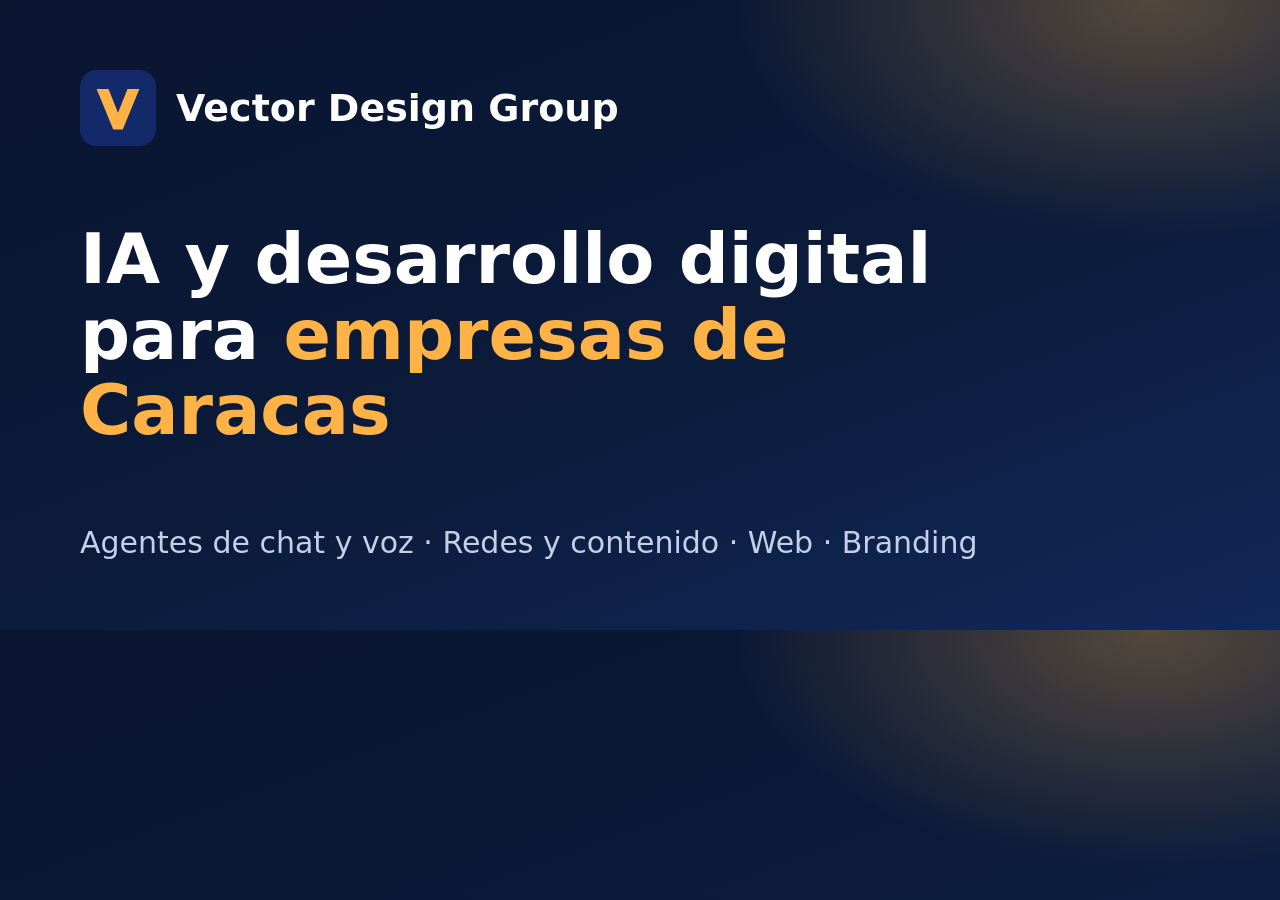
<file: assets/og.html>
<!doctype html><meta charset="utf-8"><style>*{margin:0;box-sizing:border-box}body{width:1200px;height:630px;background:radial-gradient(700px 400px at 90% 0,rgba(255,179,71,.3),transparent 60%),linear-gradient(160deg,#0a1530,#0b1b3a 55%,#12285a);color:#fff;font-family:system-ui,"Segoe UI",Roboto,Arial,sans-serif;padding:70px 80px;display:flex;flex-direction:column;justify-content:space-between}
.b{display:flex;align-items:center;gap:20px;font-size:38px;font-weight:700}svg{width:76px;height:76px}h1{font-size:70px;line-height:1.08;max-width:950px}h1 em{font-style:normal;color:#ffb347}p{font-size:30px;color:#c3d0ea}</style>
<div class="b"><svg viewBox="0 0 64 64"><rect width="64" height="64" rx="14" fill="#13296a"/><path d="M14 16h10l8 20 8-20h10L36 50h-8z" fill="#ffb347"/></svg>Vector Design Group</div>
<h1>IA y desarrollo digital para <em>empresas de Caracas</em></h1>
<p>Agentes de chat y voz · Redes y contenido · Web · Branding</p>
</file>
<file: assets/styles.css>
:root{--navy:#0b1b3a;--navy2:#12285a;--navy3:#0a1530;--accent:#ffb347;--accent2:#ff8a3d;--ink:#0f1b33;--muted:#5a6a86;--bg:#f6f8fc;--card:#fff;--line:#e2e8f3;--radius:16px;--shadow:0 10px 30px rgba(11,27,58,.10)}
*{box-sizing:border-box}
html{scroll-behavior:smooth;scroll-padding-top:72px}
body{margin:0;font-family:system-ui,-apple-system,"Segoe UI",Roboto,"Helvetica Neue",Arial,sans-serif;color:var(--ink);background:var(--bg);line-height:1.6;-webkit-text-size-adjust:100%}
img{max-width:100%;display:block}
a{color:var(--navy2)}
.wrap{width:min(1120px,100% - 2.5rem);margin-inline:auto}
.skip{position:absolute;left:-999px;top:0;background:var(--accent);color:var(--navy);padding:.6rem 1rem;z-index:100}
.skip:focus{left:0}
:focus-visible{outline:3px solid var(--accent);outline-offset:2px}
/* header */
.site-header{position:sticky;top:0;z-index:50;background:rgba(11,27,58,.97);backdrop-filter:blur(8px);border-bottom:1px solid rgba(255,255,255,.08)}
.bar{display:flex;align-items:center;justify-content:space-between;min-height:64px;gap:1rem}
.brand{display:flex;align-items:center;gap:.6rem;color:#fff;text-decoration:none;font-weight:700;letter-spacing:.2px}
.brand svg{width:34px;height:34px;flex:none}
.brand span{font-size:1rem;line-height:1.15}
.nav-toggle{background:none;border:1px solid rgba(255,255,255,.3);color:#fff;border-radius:10px;padding:.45rem .8rem;font:inherit;cursor:pointer}
.nav{display:none;position:absolute;left:0;right:0;top:64px;background:var(--navy);padding:.5rem 1.25rem 1.25rem;border-bottom:1px solid rgba(255,255,255,.1)}
.nav.open{display:block}
.nav a{display:block;color:#dbe4f7;text-decoration:none;padding:.7rem 0;border-bottom:1px solid rgba(255,255,255,.07)}
.nav a:hover{color:#fff}
.nav .btn{margin-top:.8rem;text-align:center;border:0}
@media(min-width:900px){.nav-toggle{display:none}.nav{display:flex;position:static;align-items:center;gap:1.4rem;padding:0;border:0;background:none}.nav a{border:0;padding:.3rem 0;font-size:.95rem}.nav .btn{margin:0 0 0 .4rem;padding:.55rem 1.1rem}}
/* buttons */
.btn{display:inline-block;background:linear-gradient(135deg,var(--accent),var(--accent2));color:var(--navy);font-weight:700;text-decoration:none;padding:.85rem 1.5rem;border-radius:999px;border:0;cursor:pointer;font-size:1rem;font-family:inherit;box-shadow:0 6px 18px rgba(255,138,61,.28);transition:transform .15s}
.btn:hover{transform:translateY(-2px)}
.btn.ghost{background:transparent;color:#fff;border:1.5px solid rgba(255,255,255,.45);box-shadow:none}
.btn.dark{background:var(--navy);color:#fff;box-shadow:none}
/* hero */
.hero{background:radial-gradient(900px 400px at 85% -10%,rgba(255,179,71,.22),transparent 60%),linear-gradient(160deg,var(--navy3),var(--navy) 55%,var(--navy2));color:#fff;padding:3.5rem 0 4rem}
.eyebrow{display:inline-block;color:#9a4600;font-weight:700;letter-spacing:.12em;text-transform:uppercase;font-size:.78rem;margin-bottom:.8rem}
.hero h1{font-size:clamp(2rem,6.5vw,3.5rem);line-height:1.1;margin:.2rem 0 1rem;max-width:18ch}
.hero h1 em{font-style:normal;color:var(--accent)}
.hero p.lead{font-size:clamp(1.05rem,2.6vw,1.25rem);color:#cfdaf1;max-width:56ch;margin:0 0 1.8rem}
.cta{display:flex;flex-wrap:wrap;gap:.8rem}
.chips{list-style:none;padding:0;margin:2.2rem 0 0;display:flex;flex-wrap:wrap;gap:.6rem}
.chips li{background:rgba(255,255,255,.08);border:1px solid rgba(255,255,255,.14);padding:.35rem .85rem;border-radius:999px;font-size:.88rem;color:#dbe4f7}
/* sections */
section{padding:3.5rem 0}
.sec-head{max-width:60ch;margin-bottom:2rem}
.sec-head h2{font-size:clamp(1.6rem,4.5vw,2.3rem);line-height:1.15;margin:.2rem 0 .6rem;color:var(--navy)}
.sec-head p{color:var(--muted);margin:0}
.alt{background:#fff}
.dark-sec{background:var(--navy);color:#fff}
.dark-sec .sec-head h2{color:#fff}.dark-sec .sec-head p{color:#c3d0ea}
.grid{display:grid;gap:1.2rem}
@media(min-width:640px){.grid.c2,.grid.c3{grid-template-columns:repeat(2,1fr)}}
@media(min-width:960px){.grid.c3{grid-template-columns:repeat(3,1fr)}}
.card{background:var(--card);border:1px solid var(--line);border-radius:var(--radius);padding:1.4rem;box-shadow:var(--shadow);display:flex;flex-direction:column}
.card h3{margin:.2rem 0 .5rem;color:var(--navy);font-size:1.15rem}
.card p{margin:0 0 .8rem;color:var(--muted)}
.icon{width:46px;height:46px;border-radius:12px;background:var(--navy);display:grid;place-items:center;margin-bottom:.6rem}
.icon svg{width:24px;height:24px;stroke:var(--accent);fill:none;stroke-width:1.8;stroke-linecap:round;stroke-linejoin:round}
.tag{display:inline-block;background:#fff3e0;color:#9a4d00;font-size:.75rem;font-weight:700;padding:.2rem .6rem;border-radius:999px;margin-left:.4rem;vertical-align:middle}
.steps{counter-reset:s;list-style:none;padding:0;margin:0;display:grid;gap:1rem}
@media(min-width:760px){.steps{grid-template-columns:repeat(4,1fr)}}
.steps li{counter-increment:s;background:#fff;border:1px solid var(--line);border-radius:var(--radius);padding:1.2rem}
.steps li::before{content:counter(s);display:grid;place-items:center;width:34px;height:34px;border-radius:50%;background:var(--accent);color:var(--navy);font-weight:800;margin-bottom:.6rem}
.steps strong{display:block;color:var(--navy)}
.steps span{color:var(--muted);font-size:.95rem}
/* portfolio */
.proj{padding:0;overflow:hidden}
.proj img{width:100%;min-width:0;height:auto;aspect-ratio:16/10;object-fit:cover;object-position:top;background:var(--navy);border-bottom:1px solid var(--line)}
.proj .body{padding:1.2rem 1.4rem 1.4rem;display:flex;flex-direction:column;flex:1}
.demo{font-size:.82rem;color:var(--navy2);background:#e8eefc;border-radius:8px;padding:.35rem .6rem;margin-bottom:.8rem}
.links{margin-top:auto;display:flex;flex-wrap:wrap;gap:.4rem .9rem;font-size:.92rem}
.links a{font-weight:600}
/* video facade */
.video{margin:0;background:var(--navy3);border-radius:var(--radius);overflow:hidden;border:1px solid rgba(255,255,255,.12)}
.yt{position:relative;aspect-ratio:16/9;background:#000;display:block;width:100%;border:0;padding:0;cursor:pointer}
.yt img{width:100%;height:100%;object-fit:cover;opacity:.85}
.yt .play{position:absolute;inset:0;margin:auto;width:68px;height:48px;background:var(--accent);border-radius:14px;display:grid;place-items:center;box-shadow:0 6px 20px rgba(0,0,0,.4)}
.yt .play::after{content:"";border-left:18px solid var(--navy);border-top:11px solid transparent;border-bottom:11px solid transparent;margin-left:5px}
.yt iframe{position:absolute;inset:0;width:100%;height:100%;border:0}
.video figcaption{padding:.9rem 1.1rem 1.1rem;font-size:.92rem;color:#c3d0ea}
.video figcaption strong{display:block;color:#fff;margin-bottom:.2rem;font-size:.98rem}
.note{font-size:.85rem;color:#9fb0d1;margin-top:1rem}
/* pricing */
.price{font-size:1.9rem;font-weight:800;color:var(--navy);line-height:1.1}
.price small{font-size:.8rem;font-weight:600;color:var(--muted);display:block;margin-bottom:.15rem;text-transform:uppercase;letter-spacing:.06em}
.price .mo{display:block;font-size:1rem;font-weight:600;color:var(--navy2);margin-top:.3rem}
.card ul{margin:.6rem 0 0;padding-left:1.1rem;color:var(--muted);font-size:.93rem}
.card.feat{border:2px solid var(--accent)}
.badge{align-self:flex-start;background:var(--accent);color:var(--navy);font-weight:800;font-size:.75rem;border-radius:999px;padding:.2rem .7rem;margin-bottom:.4rem}
.pilot{background:linear-gradient(135deg,var(--navy),var(--navy2));color:#fff;border-radius:22px;padding:1.8rem;margin:2rem 0;display:grid;gap:1.2rem;box-shadow:var(--shadow)}
@media(min-width:800px){.pilot{grid-template-columns:1.3fr 1fr;align-items:center;padding:2.2rem}}
.pilot h3{margin:.2rem 0 .5rem;font-size:1.5rem}
.pilot p,.pilot li{color:#d4def3}
.pilot ul{padding-left:1.1rem;margin:.5rem 0 0}
.pilot .big{font-size:2.6rem;font-weight:800;color:var(--accent);line-height:1}
.terms{background:#fff;border:1px dashed #b9c6e2;border-radius:var(--radius);padding:1.2rem 1.4rem;color:var(--muted);font-size:.95rem}
.terms strong{color:var(--navy)}
.fine{font-size:.85rem;color:var(--muted);margin-top:1rem}
/* contact */
.contact-grid{display:grid;gap:2rem}
@media(min-width:860px){.contact-grid{grid-template-columns:1fr 1.1fr}}
.mail-big{display:inline-block;font-size:clamp(1.05rem,3.6vw,1.4rem);font-weight:800;color:var(--accent);word-break:break-all;text-decoration:none;border-bottom:2px solid var(--accent)}
form{background:#fff;color:var(--ink);border-radius:var(--radius);padding:1.4rem;display:grid;gap:.9rem}
label{font-weight:600;font-size:.92rem;color:var(--navy)}
input,select,textarea{width:100%;margin-top:.25rem;padding:.7rem .8rem;border:1.5px solid #c9d4ea;border-radius:10px;font:inherit;background:#fbfcff;color:var(--ink)}
textarea{min-height:120px;resize:vertical}
.hint{font-size:.82rem;color:var(--muted);margin:0}
/* footer */
footer{background:var(--navy3);color:#9fb0d1;padding:2rem 0;font-size:.9rem}
footer a{color:#dbe4f7}
.foot{display:flex;flex-wrap:wrap;justify-content:space-between;gap:1rem}
.privacy{padding:2.5rem 0;background:#fff;font-size:.93rem;color:var(--muted)}
.privacy h2{font-size:1.1rem;color:var(--navy);margin:0 0 .4rem}
.privacy p{margin:0;max-width:80ch}
@media(prefers-reduced-motion:reduce){html{scroll-behavior:auto}.btn{transition:none}}

.hero-grid{display:grid;gap:2.2rem}
.mock{background:rgba(255,255,255,.07);border:1px solid rgba(255,255,255,.16);border-radius:20px;padding:1.2rem;display:flex;flex-direction:column;gap:.6rem;backdrop-filter:blur(6px)}
.mock-top{font-size:.8rem;color:#c3d0ea;display:flex;align-items:center;gap:.5rem;margin-bottom:.2rem}
.mock .dot{width:9px;height:9px;border-radius:50%;background:#5be28a}
.msg{margin:0;padding:.65rem .9rem;border-radius:16px;max-width:88%;font-size:.95rem;line-height:1.4}
.msg.in{background:#fff;color:var(--ink);align-self:flex-start;border-bottom-left-radius:4px}
.msg.out{background:linear-gradient(135deg,var(--accent),var(--accent2));color:var(--navy);align-self:flex-end;border-bottom-right-radius:4px;font-weight:500}
.mock-foot{margin:.3rem 0 0;font-size:.78rem;color:#9fb0d1;text-align:center}
@media(min-width:960px){.hero-grid{grid-template-columns:1.25fr .85fr;align-items:center}}

/* promo video */
.promo{background:linear-gradient(180deg,var(--navy),var(--navy3));color:#fff;padding:3rem 0 3.5rem}
.promo .sec-head h2{color:#fff}.promo .sec-head p{color:#c3d0ea}
.player{margin:0 auto;max-width:960px;background:#000;border-radius:var(--radius);overflow:hidden;border:1px solid rgba(255,255,255,.14);box-shadow:0 20px 50px rgba(0,0,0,.45)}
.player video,.video video{display:block;width:100%;height:auto;aspect-ratio:16/9;background:#000}
.player figcaption{padding:.9rem 1.1rem 1.1rem;font-size:.95rem;color:#c3d0ea;background:var(--navy3)}

/* descarga de la presentación */
.dl{display:grid;gap:1.5rem;align-items:center;background:var(--card);border:1px solid var(--line);border-radius:var(--radius);box-shadow:var(--shadow);padding:1.4rem}
.dl-thumb{display:block;max-width:300px;width:100%;margin-inline:auto;border-radius:10px;overflow:hidden;border:1px solid var(--line);box-shadow:0 8px 24px rgba(11,27,58,.15);transition:transform .15s}
.dl-thumb:hover{transform:translateY(-3px)}
.dl-thumb img{display:block;width:100%;height:auto}
.dl-body h2{font-size:clamp(1.5rem,4.5vw,2.1rem);line-height:1.15;margin:.2rem 0 .6rem;color:var(--navy)}
.dl-body p{color:var(--muted);margin:0 0 .8rem}
.dl-eyebrow{color:#9a4600}
.dl-body .dl-meta{font-size:.88rem}
.dl-alt{margin-left:.9rem;font-weight:600;display:inline-block;padding:.5rem 0}
@media(max-width:480px){.dl-alt{margin:.4rem 0 0}}
@media(min-width:760px){.dl{grid-template-columns:260px 1fr;gap:2.4rem;padding:2rem}}
@media(prefers-reduced-motion:reduce){.dl-thumb{transition:none}}

.hero .eyebrow,.dark-sec .eyebrow,.pilot .eyebrow{color:var(--accent)}
.hp{position:absolute;left:-9999px;width:1px;height:1px;overflow:hidden}
.form-status{margin:.8rem 0 0;padding:0;font-weight:600;outline:0}.form-status:empty{display:none}.form-status.ok{color:#0a6b35}.form-status.err{color:#9a3a00}.form-status a{color:#9a3a00}
/* language switch (EN | ES) */
.langsw{display:inline-flex;border:1px solid rgba(255,255,255,.3);border-radius:999px;overflow:hidden;align-self:flex-start;margin:.6rem 0 0}
.langsw a{display:inline-block!important;padding:.25rem .75rem!important;font-size:.8rem!important;font-weight:700;letter-spacing:.05em;border:0!important;color:#dbe4f7}
.langsw a[aria-current]{background:var(--accent);color:var(--navy)}
@media(min-width:900px){.langsw{margin:0}}
</file>
